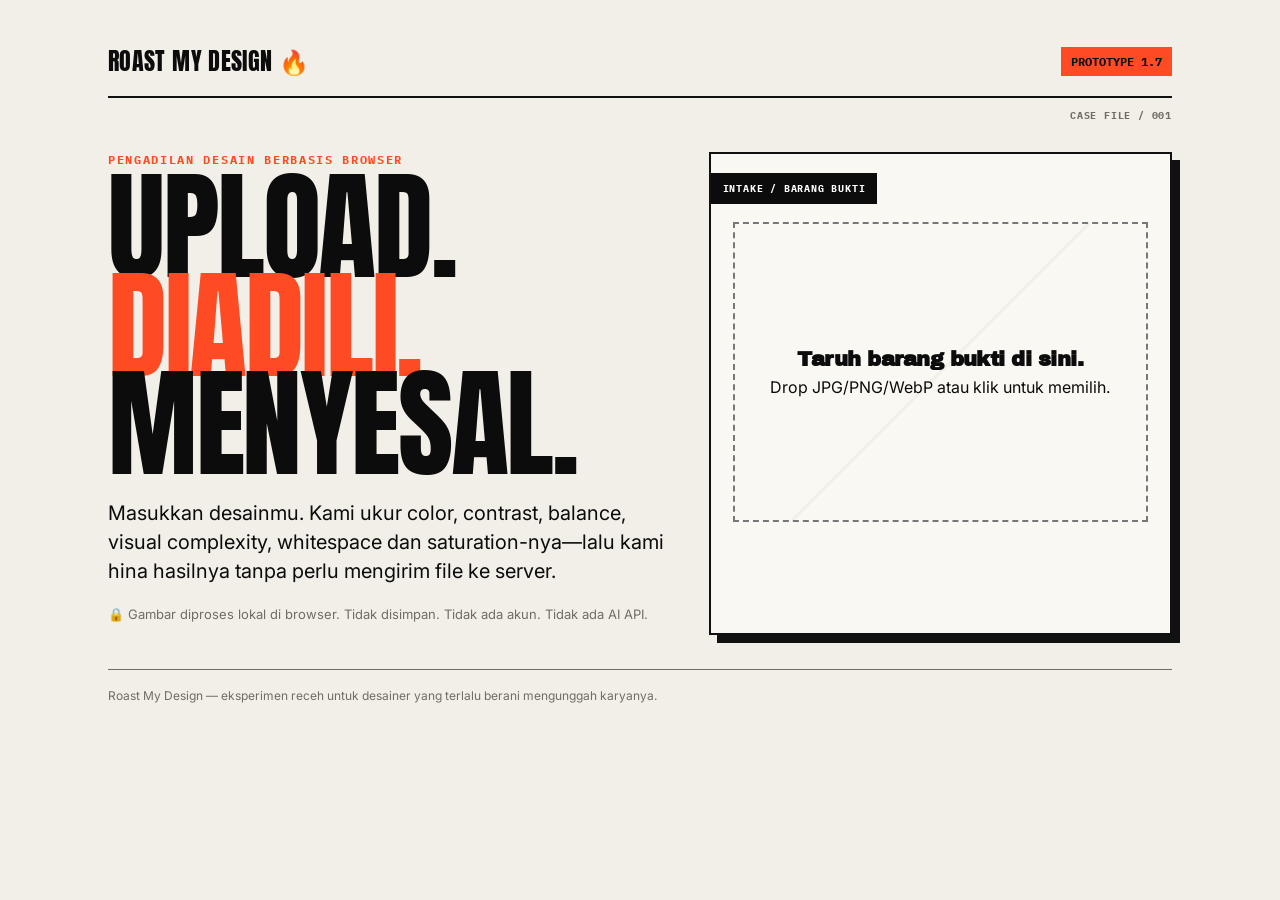
<file: index.html>
<!doctype html>
<html lang="id">
<head>
<meta charset="utf-8" />
<meta name="viewport" content="width=device-width,initial-scale=1" />
<title>Roast My Design — Prototype v1.7</title>
<link rel="preconnect" href="https://fonts.googleapis.com">
<link rel="preconnect" href="https://fonts.gstatic.com" crossorigin>
<link href="https://fonts.googleapis.com/css2?family=Anton&family=Archivo+Black&family=IBM+Plex+Mono:wght@500;600;700&family=Inter:wght@400;600;700;800;900&display=swap" rel="stylesheet">
<style>
:root{--bg:#f2efe8;--ink:#0c0c0c;--muted:#716d65;--line:#111;--hot:#ff4b23;--panel:#faf8f3;--display:'Anton','Arial Narrow',sans-serif;--headline:'Archivo Black','Arial Black',sans-serif;--mono:'IBM Plex Mono','SFMono-Regular',Consolas,monospace;--sans:'Inter',ui-sans-serif,system-ui,sans-serif}
*{box-sizing:border-box} body{margin:0;background:var(--bg);color:var(--ink);font-family:var(--sans)}
button,input,select{font:inherit} button{color:var(--ink);-webkit-text-fill-color:currentColor;-webkit-appearance:none;appearance:none;border-radius:0} button:disabled{opacity:.55} .chip.active{color:#fff;-webkit-text-fill-color:#fff} .wrap{max-width:1120px;margin:auto;padding:28px}.top{display:flex;justify-content:space-between;align-items:center;border-bottom:2px solid var(--line);padding-bottom:14px}.brand{font-family:var(--display);font-size:24px;letter-spacing:.015em;text-transform:uppercase}.badge{font:700 12px var(--mono);border:1px solid;padding:5px 8px}
.hero{display:grid;grid-template-columns:1.1fr .9fr;gap:34px;padding:54px 0 34px}.kicker{font:700 12px var(--mono);text-transform:uppercase;letter-spacing:.14em;color:var(--hot)}h1{font-family:var(--display);font-weight:400;font-size:clamp(58px,9.4vw,122px);line-height:.82;letter-spacing:-.02em;margin:10px 0 26px;max-width:850px;text-transform:uppercase}h1 span{color:var(--hot)}.lead{font-size:20px;line-height:1.45;max-width:590px}.privacy{color:var(--muted);font-size:13px;margin-top:14px}
.card{background:var(--panel);border:2px solid var(--line);box-shadow:8px 8px 0 var(--line);padding:22px}.textInput{width:100%;border:1.5px solid var(--line);background:#fff;padding:12px 13px;font:600 14px var(--mono);outline:none}.textInput:focus{box-shadow:0 0 0 3px var(--hot)}.fieldHint{font:600 10px/1.4 var(--mono);color:var(--muted);margin-top:6px}.categoryGrid{display:grid;grid-template-columns:1fr 1fr;gap:8px}.categoryGrid .chip{text-align:left;min-height:48px}.categoryInfo{margin-top:10px;padding:12px;border:1.5px solid var(--line);background:#ebe7de}.categoryInfo b{display:block;font:700 12px var(--mono);margin-bottom:5px}.categoryInfo span{font:600 11px/1.45 var(--mono);color:var(--muted)}.drop{min-height:300px;border:2px dashed #777;display:flex;align-items:center;justify-content:center;text-align:center;padding:24px;cursor:pointer;position:relative;overflow:hidden}.drop.drag{background:#fff}.drop img{max-width:100%;max-height:360px;display:none}.drop.has-image{border-style:solid;background:#fff}.drop:focus{outline:3px solid var(--hot);outline-offset:3px}.drop .hint strong{display:block;font-family:var(--headline);font-size:21px;letter-spacing:-.025em;margin-bottom:7px}.controls{display:none;margin-top:18px}.label{font-family:var(--headline);font-size:14px;letter-spacing:-.01em;margin:18px 0 8px}.chips{display:flex;gap:8px;flex-wrap:wrap}.confidenceReaction{display:none;margin-top:10px;border-left:4px solid var(--hot);padding:9px 11px;background:#ebe7de;font:700 12px/1.45 var(--mono);color:var(--ink)}.confidenceReaction.show{display:block}.chip{background:transparent;border:1.5px solid var(--line);padding:10px 13px;cursor:pointer}.chip.active{background:var(--ink);color:white}.cta{width:100%;margin-top:22px;background:var(--hot);border:2px solid var(--line);padding:15px 18px;font-family:var(--headline);font-weight:400;letter-spacing:-.02em;cursor:pointer;box-shadow:4px 4px 0 var(--line)}.cta:active{transform:translate(2px,2px);box-shadow:2px 2px 0 var(--line)}
#loading,#results{display:none}.loadingBox{border-top:2px solid;padding:42px 0}.loadingTitle{font-family:var(--headline);font-size:42px;letter-spacing:-.035em}.steps{font:700 14px var(--mono);line-height:2;color:var(--muted)}.steps .on{color:var(--ink)}
.results{border-top:2px solid;padding-top:36px}.resultGrid{display:grid;grid-template-columns:.9fr 1.1fr;gap:30px}.evidence img{width:100%;display:block;border:2px solid}.scorebox{border:2px solid;padding:25px;background:var(--panel)}.scorelabel{font:700 12px var(--mono);letter-spacing:.15em}.score{display:flex;align-items:flex-end;gap:10px;font-family:var(--display);font-size:116px;line-height:.82;font-weight:400;letter-spacing:-.02em;margin:16px 0 20px}.score small{font-family:var(--headline);font-size:22px;line-height:1;letter-spacing:-.025em;font-weight:400;margin-bottom:8px;white-space:nowrap}.severity{display:inline-block;background:var(--hot);padding:7px 10px;border:1.5px solid;font-family:var(--headline);font-weight:400;letter-spacing:-.02em}.primaryCharge{margin-top:12px;padding-top:11px;border-top:1px solid #aaa;font:700 11px var(--mono);letter-spacing:.04em;color:var(--muted)}.primaryCharge strong{color:var(--ink)}.designProfile{margin-top:10px;padding:10px 12px;border:1.5px solid var(--line);background:#ebe7de}.designProfile b{display:block;font:700 10px var(--mono);color:var(--muted);letter-spacing:.08em;margin-bottom:3px}.designProfile strong{display:block;font-family:var(--headline);font-size:19px;letter-spacing:-.025em}.designProfile span{display:block;font:600 10px/1.35 var(--mono);color:var(--muted);margin-top:3px}.caseAssessment{margin-top:10px;border-top:1px solid #aaa;padding-top:10px;display:grid;gap:6px}.caseAssessment div{display:grid;grid-template-columns:118px 1fr;gap:8px;font:700 10px/1.35 var(--mono)}.caseAssessment b{color:var(--muted);letter-spacing:.05em}.caseAssessment span{color:var(--ink)}.dnaTags{display:flex!important;flex-wrap:wrap;gap:5px!important}.dnaTags i{font-style:normal;border:1px solid #aaa;padding:3px 5px;background:var(--panel)}.scoreHelp{margin:14px 0 0;font:700 12px var(--mono);line-height:1.5;color:var(--muted)}.scoreHelp strong{color:var(--ink)}.verdict{font-family:var(--sans);font-size:25px;font-weight:600;letter-spacing:-.025em;line-height:1.18;margin:22px 0 0;max-width:42ch}
.forensics{margin-top:14px;border:1.5px solid var(--line);background:#ebe7de;padding:14px 16px}.forensics summary{cursor:pointer;list-style:none}.forensics summary::-webkit-details-marker{display:none}.forensics[open] .forensicGrid{margin-top:10px}.forensicsHead{display:flex;justify-content:space-between;gap:14px;align-items:baseline;margin-bottom:10px}.forensicsHead strong{font:700 12px var(--mono);letter-spacing:.08em}.forensicsHead span{font:600 10px var(--mono);color:var(--muted)}.forensicGrid{display:grid;grid-template-columns:repeat(5,1fr);gap:6px}.forensicCell{border:1px solid #aaa;background:var(--panel);padding:9px}.forensicCell b{display:block;font:700 10px var(--mono);color:var(--muted);margin-bottom:4px}.forensicCell span{font:700 15px var(--mono)}.forensicCell small{display:block;font:600 9px var(--mono);color:var(--muted);margin-top:3px;line-height:1.25}.ratingGuide{margin-top:26px;border:2px solid var(--line);background:var(--panel);padding:18px}.ratingGuide h3{margin:0 0 8px;font-size:14px;letter-spacing:.08em}.ratingGuide p{margin:0 0 13px;color:var(--muted);font-size:13px;line-height:1.45}.ratingScale{display:grid;grid-template-columns:repeat(5,1fr);gap:6px}.ratingScale span{border:1px solid var(--line);padding:8px;font:700 11px var(--mono);line-height:1.25}.metrics{margin-top:26px;border-top:2px solid}.metric{display:grid;grid-template-columns:170px 1fr;gap:18px;padding:22px 0;border-bottom:1px solid #aaa}.metric h3{margin:0;font-family:var(--headline);font-size:18px;letter-spacing:-.02em}.bar{height:12px;border:1.5px solid;margin:5px 0 10px}.fill{height:100%;background:var(--ink)}.roast{font-size:18px;line-height:1.4;margin:0}.num{font:700 12px var(--mono);color:var(--muted)}.actions{display:flex;gap:10px;flex-wrap:wrap;margin:28px 0 60px}.secondary{border:2px solid;background:transparent;padding:13px 17px;font-family:var(--headline);font-weight:400;cursor:pointer;color:var(--ink);-webkit-text-fill-color:var(--ink)}.appeal{border:0;background:transparent;text-decoration:underline;cursor:pointer;color:var(--muted);-webkit-text-fill-color:var(--muted)}
footer{border-top:1px solid;padding:18px 0;color:var(--muted);font-size:12px}.modal{position:fixed;inset:0;background:#111c;display:none;align-items:center;justify-content:center;padding:20px}.modalIn{background:var(--bg);border:2px solid;max-width:520px;padding:28px;box-shadow:8px 8px 0 var(--hot)}.modalIn h2{font-family:var(--headline);font-size:42px;line-height:.95;margin:0 0 16px;letter-spacing:-.04em}
@media(max-width:780px){.hero,.resultGrid{grid-template-columns:1fr}.categoryGrid{grid-template-columns:1fr}.ratingScale{grid-template-columns:1fr 1fr}.forensicGrid{grid-template-columns:1fr 1fr}.hero{padding-top:35px}.metric{grid-template-columns:1fr}.score{font-size:90px}.wrap{padding:18px}}

/* v1.4 — interface visual system: forensic editorial, not generic form UI */
.top{position:relative;padding:15px 0 17px}.top:after{content:"CASE FILE / 001";position:absolute;right:0;bottom:-26px;font:700 10px var(--mono);letter-spacing:.08em;color:var(--muted)}
.badge{background:var(--hot);border:0;padding:7px 10px;color:var(--ink)}
.card{position:relative}.card:before{content:"INTAKE / BARANG BUKTI";display:inline-block;margin:-22px 0 18px -22px;padding:9px 12px;background:var(--ink);color:#fff;font:700 10px var(--mono);letter-spacing:.08em}
.drop{background:linear-gradient(135deg,transparent 0 49.6%,rgba(12,12,12,.035) 49.8% 50.2%,transparent 50.4% 100%);transition:.15s ease}.drop:hover{background-color:#fff}.drop.has-image{background:#fff}.drop.has-image:after{content:"EVIDENCE LOADED";position:absolute;right:12px;bottom:12px;background:var(--hot);padding:5px 7px;font:700 9px var(--mono);letter-spacing:.06em}
.label{display:flex;align-items:center;gap:8px}.label:before{content:"";width:18px;height:3px;background:var(--hot);display:block;flex:none}
.categoryInfo{position:relative;padding-left:18px}.categoryInfo:before{content:"";position:absolute;left:0;top:0;bottom:0;width:5px;background:var(--hot)}
.results>.kicker{display:inline-block;background:var(--hot);color:var(--ink);padding:7px 9px;letter-spacing:.08em;margin-bottom:14px}
.evidence{position:relative;border:2px solid var(--line);background:var(--panel);padding:10px}.evidence:before{content:"BARANG BUKTI";position:absolute;left:18px;top:18px;z-index:2;background:var(--ink);color:#fff;padding:7px 9px;font:700 10px var(--mono);letter-spacing:.06em}.evidence img{border:0;min-height:100%;object-fit:contain;background:#fff}
.scorebox{box-shadow:7px 7px 0 var(--ink);position:relative}.scorebox:after{content:"VISUAL CRIME REPORT";position:absolute;right:16px;top:15px;font:700 9px var(--mono);letter-spacing:.08em;color:var(--muted)}
.scorelabel{padding-top:18px}.severity{margin-top:2px}
.primaryCharge{border-top:2px solid var(--line)}
.designProfile{border-width:2px}.caseAssessment{border-top:2px solid var(--line)}
.ratingGuide{box-shadow:5px 5px 0 var(--ink)}
.metric{position:relative}.metric:before{content:"CHARGE";position:absolute;right:0;top:22px;font:700 9px var(--mono);letter-spacing:.08em;color:var(--muted)}
.actions{border-top:2px solid var(--line);padding-top:22px}.actions .cta{box-shadow:4px 4px 0 var(--ink)}


/* v1.5.1 — export behavior + share-card verdict fix */
.exportTools{display:flex;gap:10px;flex-wrap:wrap;align-items:center}.exportTools .secondary{background:var(--panel)}
.toast{position:fixed;left:50%;bottom:24px;transform:translate(-50%,20px);background:var(--ink);color:#fff;border:2px solid var(--hot);padding:11px 14px;font:700 11px var(--mono);letter-spacing:.03em;opacity:0;pointer-events:none;transition:.18s ease;z-index:30;max-width:min(92vw,560px);text-align:center}.toast.show{opacity:1;transform:translate(-50%,0)}
@media(max-width:780px){
 body{overflow-x:hidden}.wrap{padding:14px}.top{padding-top:8px}.brand{font-size:20px}.badge{font-size:10px}.top:after{bottom:-22px;font-size:8px}
 .hero{padding:40px 0 28px;gap:24px}.hero h1{font-size:clamp(58px,22vw,88px);margin-bottom:20px}.lead{font-size:17px}.privacy{line-height:1.45}
 .card{padding:16px;box-shadow:4px 4px 0 var(--line)}.card:before{margin:-16px 0 14px -16px}.drop{min-height:220px;padding:16px}.drop img{max-height:300px}
 .categoryGrid{grid-template-columns:1fr 1fr}.categoryGrid .chip{min-height:52px;padding:9px;font-size:13px}.chip{min-height:44px}.textInput{min-height:46px}
 .loadingTitle{font-size:32px}.results{padding-top:26px}.resultGrid{gap:16px}.evidence{padding:7px}.scorebox{padding:18px;box-shadow:4px 4px 0 var(--ink)}.scorebox:after{display:none}.scorelabel{padding-top:0}.score{font-size:82px;margin:13px 0 17px}.score small{font-size:18px}.severity{font-size:14px}
 .caseAssessment div{grid-template-columns:1fr;gap:3px}.designProfile strong{font-size:17px}.scoreHelp{font-size:11px}.verdict{font-size:21px;line-height:1.28;max-width:none}
 .ratingGuide{padding:14px;box-shadow:3px 3px 0 var(--ink)}.ratingScale{grid-template-columns:1fr 1fr}.forensics{padding:12px}.forensicsHead{align-items:flex-start;flex-direction:column;gap:3px}.forensicGrid{grid-template-columns:1fr 1fr}
 .metric{padding:18px 0;gap:10px}.metric:before{top:18px}.metric h3{font-size:17px}.roast{font-size:16px}.actions{display:grid;grid-template-columns:1fr 1fr;gap:9px;padding-top:18px;margin-bottom:42px}.actions .cta{grid-column:1/-1;width:100%!important}.actions .secondary{width:100%;min-height:48px;padding:11px 10px;font-size:13px}.actions .appeal{grid-column:1/-1;min-height:44px}.exportTools{display:contents}
}
@media(max-width:430px){.categoryGrid{grid-template-columns:1fr}.ratingScale{grid-template-columns:1fr}.score{font-size:74px}.forensicGrid{grid-template-columns:1fr}.actions{grid-template-columns:1fr}.actions .cta,.actions .appeal{grid-column:1}.hero h1{font-size:60px}}

/* v1.5.2 — mobile control normalization + adaptive sharing */
button,.chip,.cta,.secondary{color:var(--ink);-webkit-text-fill-color:var(--ink)}
.chip.active{color:#fff;-webkit-text-fill-color:#fff}
.cta,.badge{color:var(--ink);-webkit-text-fill-color:var(--ink)}
@media(max-width:780px){.actions .cta,.actions .secondary{font-size:12px;letter-spacing:-.01em}.confidenceReaction{font-size:11px}}


/* v1.7 — internal debug / QA mode */
.debugPanel{display:none;margin:22px 0;border:2px solid var(--line);background:#111;color:#f7f4ed;padding:16px;box-shadow:6px 6px 0 var(--hot)}
.debugPanel.show{display:block}.debugPanel h3{margin:0 0 10px;font-family:var(--headline);font-size:18px}.debugPanel p,.debugPanel a{font:600 11px/1.5 var(--mono)}
.debugPanel a{color:#fff;text-decoration:underline}.debugGrid{display:grid;grid-template-columns:1fr 1fr;gap:10px;margin-top:12px}.debugCard{border:1px solid #777;padding:10px;background:#181818;min-width:0}.debugCard b{display:block;color:var(--hot);font:700 10px var(--mono);margin-bottom:6px;letter-spacing:.06em}.debugCard pre{margin:0;white-space:pre-wrap;word-break:break-word;font:500 10px/1.45 var(--mono);color:#f7f4ed}.debugPicks{margin-top:10px}.debugPicks table{width:100%;border-collapse:collapse;font:500 10px/1.4 var(--mono)}.debugPicks th,.debugPicks td{border:1px solid #555;padding:6px;text-align:left;vertical-align:top}.debugPicks th{color:var(--hot)}
@media(max-width:780px){.debugGrid{grid-template-columns:1fr}.debugPicks{overflow:auto}}
</style>
</head>
<body>
<div class="wrap">
<header class="top"><div class="brand">ROAST MY DESIGN 🔥</div><div class="badge">PROTOTYPE 1.7</div></header>
<section id="main" class="hero">
<div><div class="kicker">Pengadilan desain berbasis browser</div><h1>Upload.<br><span>Diadili.</span><br>Menyesal.</h1><p class="lead">Masukkan desainmu. Kami ukur color, contrast, balance, visual complexity, whitespace dan saturation-nya—lalu kami hina hasilnya tanpa perlu mengirim file ke server.</p><p class="privacy">🔒 Gambar diproses lokal di browser. Tidak disimpan. Tidak ada akun. Tidak ada AI API.</p></div>
<div class="card">
<input id="file" type="file" accept="image/png,image/jpeg,image/webp" hidden><div class="drop" id="drop" role="button" tabindex="0" aria-label="Pilih gambar desain"><div class="hint" id="hint"><strong>Taruh barang bukti di sini.</strong><span>Drop JPG/PNG/WebP atau klik untuk memilih.</span></div><img id="preview" alt="Preview desain"></div>
<div class="controls" id="controls">
<div class="label">Nama desainer <span style="font:600 10px var(--mono);color:var(--muted)">(opsional)</span></div>
<input class="textInput" id="designerName" maxlength="28" placeholder="Siapa yang mau dipermalukan?">
<div class="fieldHint">Nama hanya dipakai di report/share card. Kosongkan kalau ingin anonim.</div>
<div class="label">Ini apaan?</div>
<div class="chips categoryGrid" data-group="type">
<button class="chip active" data-v="identity">Visual Identity</button><button class="chip" data-v="marketing">Marketing & Ads</button>
<button class="chip" data-v="social">Social Media</button><button class="chip" data-v="editorial">Editorial & Publication</button>
<button class="chip" data-v="packaging">Packaging</button><button class="chip" data-v="digital">UI / Digital Product</button>
<button class="chip" data-v="illustration">Illustration</button><button class="chip" data-v="typography">Typography</button>
<button class="chip" data-v="information">Information Design</button><button class="chip" data-v="presentation">Presentation</button>
<button class="chip" data-v="environmental">Environmental / Spatial</button><button class="chip" data-v="other">Lainnya / Entahlah</button>
</div>
<div class="categoryInfo" id="categoryInfo"></div>
<div class="label">Seberapa pede?</div><div class="chips" data-group="confidence"><button class="chip" data-v="bangga">Bangga dong</button><button class="chip active" data-v="lumayan">Lumayan lah</button><button class="chip" data-v="ragu">Agak ragu</button><button class="chip" data-v="klien">Klien yang nyuruh</button></div><div class="confidenceReaction" id="confidenceReaction" aria-live="polite"></div><button class="cta" id="judge">🔥 HAKIMI SAYA</button></div>
</div></section>
<section id="loading" class="loadingBox"><div class="loadingTitle">Menganalisis barang bukti…</div><div class="steps" id="steps"></div></section>
<section id="results" class="results"><div class="kicker">Laporan forensik visual</div><div class="resultGrid"><div class="evidence"><img id="resultImg" alt="Barang bukti"></div><div class="scorebox"><div class="scorelabel">DESIGN CRIME SCORE</div><div class="score"><span id="overall">00</span><small>/100</small></div><div class="severity" id="severity">KASUS BERAT</div><div class="primaryCharge" id="primaryCharge"></div><div class="designProfile" id="designProfile"></div><div class="caseAssessment" id="caseAssessment"></div><div class="scoreHelp"><strong>↑ SEMAKIN TINGGI = SEMAKIN BERMASALAH.</strong><br>Ini crime score, bukan nilai kualitas. 100 bukan A+. Itu surat panggilan.</div><p class="verdict" id="verdict"></p></div></div><div class="ratingGuide"><h3>CARA BACA SKOR</h3><p>Overall score bersifat linear: makin besar, makin berat dakwaannya. Metric di bawah menunjukkan intensitas karakter visual; khusus <b>CONTRAST</b> dan <b>SATURATION LEVEL</b>, terlalu rendah maupun terlalu tinggi sama-sama bisa kena roast.</p><div class="ratingScale"><span>0–30<br>AMAN / MEMBOSANKAN</span><span>31–55<br>MULAI MENCURIGAKAN</span><span>56–78<br>PERLU PENGACARA</span><span>79–88<br>KASUS BERAT</span><span>89–100<br>TKP DISEGEL</span></div></div><details class="forensics" id="forensics"><summary class="forensicsHead"><strong>DATA FORENSIK ENGINE</strong><span>buka kalau mau mengintip cara hakim bekerja</span></summary><div class="forensicGrid" id="forensicGrid"></div></details><section class="debugPanel" id="debugPanel"><h3>DEBUG / QA MODE</h3><p>Mode internal. Buka URL dengan <b>?debug=1</b>. <a href="./editor.html">BUKA ROAST LIBRARY EDITOR →</a></p><div class="debugGrid" id="debugGrid"></div><div class="debugPicks" id="debugPicks"></div></section><div class="metrics" id="metrics"></div><div class="actions"><button class="cta" style="width:auto;margin:0" id="share">DOWNLOAD SHARE CARD</button><div class="exportTools"><button class="secondary" id="storyShare">DOWNLOAD STORY 9:16</button><button class="secondary" id="copyCaption">COPY CAPTION</button></div><button class="secondary" id="again">ROAST LAGI</button><button class="appeal" id="appeal">Saya tidak terima hasilnya</button></div></section>
<footer>Roast My Design — eksperimen receh untuk desainer yang terlalu berani mengunggah karyanya.</footer>
</div>
<div class="modal" id="modal"><div class="modalIn"><div class="kicker">Banding</div><h2>Keberatan ditolak.</h2><p>Desain tidak otomatis membaik hanya karena desainernya tersinggung. Kami sudah cek. Ego juga bukan metric desain.</p><button class="cta" id="closeModal">YA UDAH 😭</button></div></div>
<div class="toast" id="toast" role="status" aria-live="polite"></div><canvas id="work" hidden></canvas><canvas id="shareCanvas" width="1080" height="1350" hidden></canvas><canvas id="storyCanvas" width="1080" height="1920" hidden></canvas>
<script src="./roast-library.js"></script>
<script>
const $=s=>document.querySelector(s), $$=s=>[...document.querySelectorAll(s)];
let state={type:'identity',confidence:'lumayan',designer:'',dataUrl:null,metrics:null};
const DEBUG_MODE=new URLSearchParams(location.search).get('debug')==='1';
let debugPickLog=[];
const clamp=(v,min=0,max=100)=>Math.max(min,Math.min(max,v));
const esc=s=>String(s).replace(/[&<>"']/g,ch=>({'&':'&amp;','<':'&lt;','>':'&gt;','"':'&quot;',"'":'&#39;'}[ch]));
const drop=$('#drop'),file=$('#file'),preview=$('#preview');
function openPicker(){file.value='';file.click()}
drop.addEventListener('click',openPicker);
drop.addEventListener('keydown',e=>{if(e.key==='Enter'||e.key===' '){e.preventDefault();openPicker()}});
drop.addEventListener('dragover',e=>{e.preventDefault();e.stopPropagation();drop.classList.add('drag')});
drop.addEventListener('dragleave',e=>{e.preventDefault();drop.classList.remove('drag')});
drop.addEventListener('drop',e=>{e.preventDefault();e.stopPropagation();drop.classList.remove('drag');const f=e.dataTransfer&&e.dataTransfer.files?e.dataTransfer.files[0]:null;loadFile(f)});
file.addEventListener('change',()=>loadFile(file.files&&file.files[0]));
function loadFile(f){
 if(!f)return;
 if(f.size>25*1024*1024){alert('File terlalu besar untuk prototype ini. Maksimal 25 MB supaya browser tidak ikut di-roast.');return}
 if(!/^image\/(png|jpeg|webp)$/i.test(f.type)){alert('Format belum didukung. Pakai JPG, PNG, atau WebP ya.');return}
 const r=new FileReader();
 r.onerror=()=>alert('File-nya gagal dibaca. Coba gambar lain.');
 r.onload=()=>{
   const test=new Image();
   test.onload=()=>{state.dataUrl=r.result;preview.src=r.result;preview.style.display='block';$('#hint').style.display='none';$('#controls').style.display='block';drop.classList.add('has-image')};
   test.onerror=()=>alert('Gambar gagal dibuka. Coba export ulang sebagai JPG/PNG/WebP.');
   test.src=r.result;
 };
 r.readAsDataURL(f);
}
const categories={
 identity:{label:'VISUAL IDENTITY',examples:'Logo • Logotype • Brand Mark • Monogram • Business Card • Stationery • Brand Guidelines • Brand System'},
 marketing:{label:'MARKETING & ADS',examples:'Poster • Flyer • Brochure • Banner • Billboard • Campaign Visual • Promo Graphic'},
 social:{label:'SOCIAL MEDIA',examples:'Instagram Post • Story • Carousel • Thumbnail • YouTube Cover • Social Campaign'},
 editorial:{label:'EDITORIAL & PUBLICATION',examples:'Book Cover • Magazine • Newspaper • Annual Report • Catalog • Ebook • Zine'},
 packaging:{label:'PACKAGING',examples:'Box • Bottle Label • Pouch • Can • Food Packaging • Cosmetic Packaging • Product Label'},
 digital:{label:'UI / DIGITAL PRODUCT',examples:'Website • Landing Page • Mobile App • Dashboard • SaaS • Interface • Web App'},
 illustration:{label:'ILLUSTRATION',examples:'Editorial Illustration • Character • Mascot • Vector Art • Digital Painting • Sticker • Artwork'},
 typography:{label:'TYPOGRAPHY',examples:'Type Specimen • Lettering • Poster Typography • Experimental Type • Font Presentation • Logotype'},
 information:{label:'INFORMATION DESIGN',examples:'Infographic • Data Visualization • Diagram • Map • Chart • Report Graphic'},
 presentation:{label:'PRESENTATION',examples:'Pitch Deck • Company Profile • Proposal • Slide Presentation • Portfolio'},
 environmental:{label:'ENVIRONMENTAL / SPATIAL',examples:'Signage • Wayfinding • Exhibition • Event Graphic • Retail Graphic • Interior Branding'},
 other:{label:'LAINNYA / ENTAHLAH',examples:'Kalau kamu sendiri bingung ini kategori apa, kami tetap bisa menemukan masalahnya.'}
};
// ============================================================
// COPY LAYER
// Semua kalimat roast editable ada di ./roast-library.js
// Judgment engine di file HTML ini tidak perlu disentuh untuk menambah hinaan.
// ============================================================
const COPY=window.ROAST_LIBRARY||{};
if(!window.ROAST_LIBRARY)console.error('roast-library.js tidak ditemukan. Pastikan file berada satu folder dengan HTML.');
const confidenceImmediate=COPY.confidenceImmediate||{};
const roastLib=COPY.metrics||{};
const verdictLib=COPY.verdicts||{low:['Berkas roasting belum dimuat.'],mid:['Berkas roasting belum dimuat.'],high:['Berkas roasting belum dimuat.']};
const typeRoasts=COPY.categories||{};
const confidenceRoasts=COPY.confidenceFinal||{};
const nameJabsLibrary=COPY.nameJabs||[];

function updateCategoryInfo(){const c=categories[state.type]||categories.other;const el=$('#categoryInfo');if(el)el.innerHTML=`<b>${c.label}</b><span>${c.examples}</span>`}

function showConfidenceReaction(v){const el=$('#confidenceReaction');if(!el)return;el.textContent=pick(confidenceImmediate[v]||[], 'immediate-'+v);el.classList.add('show')}
$$('.chips').forEach(g=>g.onclick=e=>{if(!e.target.classList.contains('chip'))return;g.querySelectorAll('.chip').forEach(x=>x.classList.remove('active'));e.target.classList.add('active');state[g.dataset.group]=e.target.dataset.v;if(g.dataset.group==='confidence')showConfidenceReaction(state.confidence);if(g.dataset.group==='type')updateCategoryInfo()});updateCategoryInfo();$('#designerName').addEventListener('input',e=>state.designer=e.target.value.trim().slice(0,28));
$('#judge').onclick=async()=>{if(!state.dataUrl)return;$('#main').style.display='none';$('#loading').style.display='block';const lines=['✓ Menghitung kerusuhan warna','✓ Memeriksa apakah contrast masih hidup','✓ Mencari pihak yang kerja rodi di layout','✓ Mengukur visual complexity','✓ Mencari whitespace yang kabur','✓ Mengukur tekanan saturation','✓ Membandingkan symmetry kiri-kanan','✓ Mencari focal point yang kabur','✓ Memeriksa edge congestion','✓ Membaca mood terang/gelap','✓ Menyiapkan dakwaan'];$('#steps').innerHTML='';for(const l of lines){await wait(250);$('#steps').innerHTML+=`<div class="on">${l}</div>`}state.metrics=analyze(preview);await wait(350);renderResults()};
function wait(ms){return new Promise(r=>setTimeout(r,ms))}
function analyze(img){
 const c=$('#work'),ctx=c.getContext('2d',{willReadFrequently:true});
 const max=260,scale=Math.min(max/img.naturalWidth,max/img.naturalHeight,1);
 c.width=Math.max(1,Math.round(img.naturalWidth*scale));c.height=Math.max(1,Math.round(img.naturalHeight*scale));
 // Transparent pixels are empty canvas, not black ink. Composite on white so PNG logos/lettering are not falsely read as dark/complex.
 ctx.fillStyle='#fff';ctx.fillRect(0,0,c.width,c.height);ctx.drawImage(img,0,0,c.width,c.height);
 const d=ctx.getImageData(0,0,c.width,c.height).data;
 let lum=[],sat=[],bins=new Map(),left=0,right=0,top=0,bottom=0,total=0,dark=0,light=0;
 const masses=[];
 for(let y=0;y<c.height;y++){
   for(let x=0;x<c.width;x++){
     const i=(y*c.width+x)*4,r=d[i],g=d[i+1],b=d[i+2],mx=Math.max(r,g,b),mn=Math.min(r,g,b);
     const l=.2126*r+.7152*g+.0722*b,ss=mx?((mx-mn)/mx):0;
     lum.push(l);sat.push(ss); if(l<72)dark++; if(l>205)light++;
     const q=`${r>>5}-${g>>5}-${b>>5}`;bins.set(q,(bins.get(q)||0)+1);
     const mass=Math.abs(l-245)+ss*42; masses.push(mass); if(x<c.width/2)left+=mass;else right+=mass;if(y<c.height/2)top+=mass;else bottom+=mass;total+=mass;
   }
 }
 const px=c.width*c.height,mean=lum.reduce((a,b)=>a+b,0)/lum.length,variance=lum.reduce((a,b)=>a+(b-mean)**2,0)/lum.length,std=Math.sqrt(variance),avgSat=sat.reduce((a,b)=>a+b,0)/sat.length;
 // Gradient pass: horizontal + vertical transitions. This is less biased than the old diagonal-only complexity check.
 let edgeAll=0,edgeBorder=0,localDiff=0,neighborN=0;
 for(let y=0;y<c.height;y++){for(let x=0;x<c.width;x++){
   const here=lum[y*c.width+x];let gsum=0,gn=0,gmax=0;
   if(x>0){const df=Math.abs(here-lum[y*c.width+x-1]);gsum+=df;gn++;gmax=Math.max(gmax,df)}
   if(y>0){const df=Math.abs(here-lum[(y-1)*c.width+x]);gsum+=df;gn++;gmax=Math.max(gmax,df)}
   localDiff+=gsum;neighborN+=gn;
   if(gmax>36){edgeAll++;if(x<c.width*.1||x>=c.width*.9||y<c.height*.1||y>=c.height*.9)edgeBorder++;}
 }}
 const contrast=clamp(Math.round(std/72*100));
 const complexity=clamp(Math.round(edgeAll/px*285));
 // Ignore microscopic anti-alias/noise bins: only colors occupying a meaningful fraction count toward palette chaos.
 const meaningfulBins=[...bins.values()].filter(n=>n>=Math.max(2,px*.0015));
 const effectiveColors=meaningfulBins.length;
 const colorChaos=clamp(Math.round((effectiveColors/95)*58+avgSat*42));
 const hImbalance=Math.abs(left-right)/(total||1),vImbalance=Math.abs(top-bottom)/(total||1);
 const balance=clamp(Math.round(Math.hypot(hImbalance,vImbalance)*165));
 const saturation=clamp(Math.round(avgSat*115));
 const brightness=Math.round(mean/255*100),darkDominance=Math.round(dark/px*100),lightDominance=Math.round(light/px*100);
 const localContrast=clamp(Math.round((localDiff/(neighborN||1))/38*100));
 const edgeCongestion=edgeAll?clamp(Math.round((edgeBorder/edgeAll)*165)):0;
 const maxBin=Math.max(...bins.values()),colorDominance=Math.round(maxBin/px*100);
 // Mirror similarity: 100 = near-symmetrical luminance distribution.
 let mirrorDiff=0,mirrorN=0;
 for(let y=0;y<c.height;y+=2){for(let x=0;x<Math.floor(c.width/2);x+=2){const a=lum[y*c.width+x],b=lum[y*c.width+(c.width-1-x)];mirrorDiff+=Math.abs(a-b);mirrorN++;}}
 const symmetry=Math.max(0,Math.min(100,Math.round(100-(mirrorDiff/(mirrorN||1))/128*100)));
 // Focal concentration: how much visual mass lives in the hottest 20% of coarse cells.
 const gx=5,gy=5,cells=[];
 for(let yy=0;yy<gy;yy++){for(let xx=0;xx<gx;xx++){let sum=0,n=0;const x0=Math.floor(xx*c.width/gx),x1=Math.floor((xx+1)*c.width/gx),y0=Math.floor(yy*c.height/gy),y1=Math.floor((yy+1)*c.height/gy);for(let y=y0;y<y1;y+=2){for(let x=x0;x<x1;x+=2){sum+=masses[y*c.width+x];n++;}}cells.push(sum/(n||1));}}
 const sorted=[...cells].sort((a,b)=>b-a),focalConcentration=Math.min(100,Math.round((sorted.slice(0,5).reduce((a,b)=>a+b,0)/(cells.reduce((a,b)=>a+b,0)||1))*220));
 // Spatial density spread: high means some zones are much denser than others.
 const cmean=cells.reduce((a,b)=>a+b,0)/cells.length,cstd=Math.sqrt(cells.reduce((a,b)=>a+(b-cmean)**2,0)/cells.length),densitySpread=Math.min(100,Math.round(cstd/(cmean||1)*115));
 // Approximate whitespace as visually quiet blocks, regardless of whether background is white.
 const bs=Math.max(6,Math.round(Math.min(c.width,c.height)/18));let quiet=0,blocks=0;
 for(let by=0;by<c.height;by+=bs){for(let bx=0;bx<c.width;bx+=bs){let vals=[],ssv=[];for(let yy=by;yy<Math.min(by+bs,c.height);yy+=2){for(let xx=bx;xx<Math.min(bx+bs,c.width);xx+=2){let i=(yy*c.width+xx)*4,r=d[i],g=d[i+1],b=d[i+2],mx=Math.max(r,g,b),mn=Math.min(r,g,b);vals.push(.2126*r+.7152*g+.0722*b);ssv.push(mx?((mx-mn)/mx):0)}}let av=vals.reduce((a,b)=>a+b,0)/(vals.length||1),vv=vals.reduce((a,b)=>a+(b-av)**2,0)/(vals.length||1),sv=Math.sqrt(vv);let sr=Math.max(...ssv)-Math.min(...ssv);if(sv<11&&sr<.16)quiet++;blocks++;}}
 const whitespacePct=quiet/(blocks||1)*100,whitespaceCrime=Math.max(0,Math.min(100,Math.round(100-whitespacePct*1.15)));
 const contrastPenalty=clamp(Math.round(Math.abs(contrast-60)*1.65)),satPenalty=clamp(Math.round(Math.abs(saturation-48)*1.25));
 const partial={colorChaos,contrast,balance,complexity,whitespaceCrime,saturation,whitespacePct:Math.round(whitespacePct),contrastPenalty,satPenalty,brightness,darkDominance,lightDominance,symmetry,focalConcentration,edgeCongestion,localContrast,colorDominance,densitySpread};
 const rawWeights={identity:[.16,.14,.18,.13,.24,.15],marketing:[.20,.15,.16,.21,.18,.10],social:[.21,.15,.14,.21,.18,.11],editorial:[.14,.16,.13,.19,.29,.09],packaging:[.22,.12,.14,.20,.18,.14],digital:[.12,.22,.14,.16,.29,.07],illustration:[.18,.10,.10,.22,.25,.15],typography:[.15,.18,.13,.19,.27,.08],information:[.13,.22,.12,.19,.27,.07],presentation:[.12,.21,.13,.18,.29,.07],environmental:[.17,.18,.16,.18,.22,.09],other:[.19,.14,.17,.21,.19,.10]}[state.type]||[.19,.14,.17,.21,.19,.10];
 // Defensive normalization prevents a category from accidentally getting a lower/higher score just because its weights do not total 1.
 const wsum=rawWeights.reduce((a,b)=>a+b,0)||1,weights=rawWeights.map(v=>v/wsum);
 const risks=contextualRiskValues(partial);
 let overall=Math.round(risks.colorChaos*weights[0]+risks.contrast*weights[1]+risks.balance*weights[2]+risks.complexity*weights[3]+risks.whitespaceCrime*weights[4]+risks.saturation*weights[5]);
 // Hidden heuristics may nudge a verdict, never dominate it.
 let hiddenPenalty=0;if(edgeCongestion>72)hiddenPenalty+=3;if(focalConcentration<32&&complexity>55)hiddenPenalty+=3;if(localContrast<22&&complexity>45)hiddenPenalty+=2;if(state.type==='identity'&&complexity>70)hiddenPenalty+=4;if(state.type==='digital'&&edgeCongestion>62)hiddenPenalty+=3;if(state.type==='information'&&localContrast<28)hiddenPenalty+=3;if(state.type==='presentation'&&whitespaceCrime>72)hiddenPenalty+=3;if(state.type==='illustration')hiddenPenalty=Math.max(0,hiddenPenalty-2);
 const adj={identity:1,marketing:0,social:1,editorial:0,packaging:1,digital:1,illustration:0,typography:1,information:1,presentation:1,environmental:1,other:3}[state.type]||0;overall=clamp(overall+adj+hiddenPenalty);
 return {...partial,overall}
}




function hashStr(s){let h=2166136261;for(let i=0;i<s.length;i++){h^=s.charCodeAt(i);h=Math.imul(h,16777619)}return h>>>0}
let usedRoastTags=new Set();
function resetRoastMemory(){usedRoastTags=new Set();debugPickLog=[]}
function roastEntryText(entry,replacements={}){
  let text=typeof entry==='string'?entry:(entry&&entry.text)||'';
  for(const [k,v] of Object.entries(replacements))text=text.replaceAll(`{${k}}`,v);
  return text;
}
function desiredIntensity(){
  const score=state.metrics?.overall;
  if(score==null)return 5;
  return score<31?3:score<56?4:5;
}
function pick(arr,salt='',opts={}){
  if(!Array.isArray(arr)||!arr.length)return '';
  let pool=arr.filter(Boolean);
  const cap=opts.ignoreIntensity?5:desiredIntensity();
  const intensityOK=pool.filter(x=>typeof x==='string'||!x.intensity||x.intensity<=cap);
  if(intensityOK.length)pool=intensityOK;
  if(!opts.allowRepeatTags){
    const fresh=pool.filter(x=>typeof x==='string'||!(x.tags||[]).some(t=>usedRoastTags.has(t)));
    if(fresh.length)pool=fresh;
  }
  const seed=hashStr((state.dataUrl||'').slice(-500)+state.type+state.confidence+salt);
  const entry=pool[seed%pool.length];
  if(entry&&typeof entry==='object'&&Array.isArray(entry.tags))entry.tags.forEach(t=>usedRoastTags.add(t));
  const text=roastEntryText(entry,opts.replacements||{});
  if(DEBUG_MODE){debugPickLog.push({salt,text,intensity:(entry&&typeof entry==='object'&&entry.intensity)||null,tags:(entry&&typeof entry==='object'&&entry.tags)||[],poolSize:pool.length,seed});}
  return text;
}
function roast(k,v){const bucket=roastLib[k].find(x=>v<x.max)||roastLib[k][roastLib[k].length-1];return pick(bucket.lines,k+Math.round(v))}
const metricMeta={
 colorChaos:{name:'COLOR CHAOS',short:'COLOR CHAOS'},
 contrast:{name:'CONTRAST',short:'CONTRAST'},
 balance:{name:'BALANCE DEVIATION',short:'BALANCE DEV.'},
 complexity:{name:'VISUAL COMPLEXITY',short:'VISUAL COMPLEXITY'},
 whitespaceCrime:{name:'WHITESPACE CRIME',short:'WHITESPACE'},
 saturation:{name:'SATURATION LEVEL',short:'SATURATION'}
};
function contextualRiskValues(m){
 const base={
  colorChaos:m.colorChaos,
  contrast:m.contrastPenalty ?? clamp(Math.round(Math.abs(m.contrast-60)*1.65)),
  balance:m.balance,
  complexity:m.complexity,
  whitespaceCrime:m.whitespaceCrime,
  saturation:m.satPenalty ?? clamp(Math.round(Math.abs(m.saturation-48)*1.25))
 };
 if(state.type==='illustration'){
   const structureRisk=Math.max(0,(55-m.focalConcentration)*1.25)+Math.max(0,(m.edgeCongestion-52)*1.05)+Math.max(0,(m.densitySpread-72)*.55);
   base.complexity=clamp(Math.round(m.complexity*.28+structureRisk));
   base.whitespaceCrime=Math.round(base.whitespaceCrime*.52);
   base.colorChaos=Math.round(base.colorChaos*.72);
   base.contrast=Math.round(base.contrast*.65);
 }
 if(state.type==='typography'){
   const monoLettering=m.colorChaos<18&&m.saturation<18&&m.contrast>75;
   base.contrast=Math.round(base.contrast*(monoLettering?.12:.72));
   base.complexity=Math.round(base.complexity*.72);
   base.balance=clamp(Math.round(base.balance*1.18));
   base.whitespaceCrime=clamp(Math.round(base.whitespaceCrime*1.05));
 }
 if(state.type==='identity')base.complexity=clamp(Math.round(base.complexity*1.18));
 if(state.type==='digital')base.whitespaceCrime=clamp(Math.round(base.whitespaceCrime*1.10));
 if(state.type==='information')base.contrast=clamp(Math.round(base.contrast*1.08));
 return base;
}
function offenseScores(m){
 const base=contextualRiskValues(m);
 return base;
}
function derivedCharges(m){
 const d={};
 // Hidden signals can become charges when they explain the design better than a raw metric.
 const focalRisk=Math.max(0,Math.round((50-m.focalConcentration)*1.7));
 const edgeRisk=Math.max(0,Math.round((m.edgeCongestion-48)*1.7));
 const densityRisk=Math.max(0,Math.round((m.densitySpread-62)*1.35));
 const valueRisk=Math.max(0,Math.round((26-m.localContrast)*1.55));
 if(focalRisk>0)d.focal={name:'FOCAL HIERARCHY',short:'FOCAL HIERARCHY',pressure:Math.min(100,focalRisk)};
 if(edgeRisk>0)d.edge={name:'EDGE CONGESTION',short:'EDGE CONGESTION',pressure:Math.min(100,edgeRisk)};
 if(densityRisk>0)d.density={name:'SPATIAL DENSITY',short:'SPATIAL DENSITY',pressure:Math.min(100,densityRisk)};
 if(valueRisk>0)d.value={name:'LOCAL CONTRAST',short:'LOCAL CONTRAST',pressure:Math.min(100,valueRisk)};
 return d;
}
function primaryCharge(m){return rankedCharges(m).primary}
function rankedCharges(m){
 const scores=offenseScores(m), candidates=[];
 for(const [key,pressure] of Object.entries(scores)) candidates.push({key,name:metricMeta[key].name,short:metricMeta[key].short,pressure});
 for(const [key,v] of Object.entries(derivedCharges(m))) candidates.push({key,...v});
 if(state.type==='illustration')candidates.forEach(c=>{if(['focal','edge','density'].includes(c.key))c.pressure=Math.min(100,Math.round(c.pressure*1.25));if(c.key==='complexity'&&m.focalConcentration>52)c.pressure=Math.round(c.pressure*.62)});
 if(state.type==='typography')candidates.forEach(c=>{if(['focal','edge','balance','whitespaceCrime'].includes(c.key))c.pressure=Math.min(100,Math.round(c.pressure*1.18));});
 if(state.type==='identity')candidates.forEach(c=>{if(['complexity','balance','focal'].includes(c.key))c.pressure=Math.min(100,Math.round(c.pressure*1.12));});
 if(state.type==='digital')candidates.forEach(c=>{if(['whitespaceCrime','contrast','edge','focal'].includes(c.key))c.pressure=Math.min(100,Math.round(c.pressure*1.12));});
 candidates.sort((a,b)=>b.pressure-a.pressure);
 const primary=candidates[0];
 const secondary=candidates.find(c=>c.key!==primary.key&&c.pressure>=Math.max(18,primary.pressure*.46))||candidates[1];
 return {primary,secondary,candidates};
}
function mitigatingFactor(m){
 const risks=offenseScores(m), options=[];
 const add=(pressure,name,text)=>options.push({pressure,name,text});
 if(m.focalConcentration>=58)add(Math.max(0,50-m.focalConcentration),'FOCAL CONTROL','Mata masih tahu harus mendarat di mana. Jarang-jarang ada yang waras.');
 if(m.edgeCongestion<=38)add(m.edgeCongestion,'EDGE DISCIPLINE','Elemen tidak hidup di bibir jurang artboard. Ada tanda-tanda pengasuhan.');
 if(m.localContrast>=38&&m.localContrast<=72)add(Math.abs(m.localContrast-55),'LOCAL CONTRAST','Detail cukup terbaca tanpa harus menyalakan sirene visual.');
 if(m.balance<=24)add(m.balance,'VISUAL BALANCE','Distribusi bobotnya relatif terkendali. Kami terpaksa mencatat ini sebagai hal positif.');
 if(m.whitespaceCrime<=38)add(m.whitespaceCrime,'BREATHING ROOM','Masih ada ruang bernapas. Belum semua pixel dijadikan kontrakan.');
 if(m.colorChaos<=42&&m.saturation>=20&&m.saturation<=72)add(m.colorChaos,'COLOR RESTRAINT','Paletnya masih tahu kapan harus tutup mulut.');
 if(state.type==='typography'&&m.colorChaos<18&&m.saturation<18&&m.contrast>75)add(2,'MONOCHROME INTENT','Kontras tinggi terbaca sebagai keputusan, bukan kecelakaan.');
 if(state.type==='illustration'&&m.complexity>70&&m.focalConcentration>52)add(3,'CONTROLLED DETAIL','Detailnya padat, tapi belum kehilangan komando.');
 if(!options.length){const k=Object.keys(risks).sort((a,b)=>risks[a]-risks[b])[0];return {name:metricMeta[k].short,text:'Dari semua dakwaan, bagian ini yang paling sedikit bikin kami ingin memanggil pengacara.'}}
 options.sort((a,b)=>a.pressure-b.pressure);return options[0];
}
function designDNA(m){
 const tags=[];
 tags.push(m.brightness<38?'DARK':m.brightness>68?'LIGHT':'MID-TONE');
 tags.push(m.complexity>68?'DENSE':m.complexity<32?'MINIMAL':'LAYERED');
 tags.push(m.saturation>72?'LOUD':m.saturation<22?'MUTED':'CONTROLLED COLOR');
 tags.push(m.symmetry>78?'SYMMETRIC':m.symmetry<38?'ASYMMETRIC':'BALANCED-ISH');
 return tags;
}
function designProfile(m){
 const pc=primaryCharge(m),profiles=[];
 // Category-aware profiles get first refusal; generic archetypes only fill the gap.
 if(state.type==='illustration'&&m.complexity>76&&m.focalConcentration>52&&m.edgeCongestion<68)profiles.push(['THE CONTROLLED MENACE™','Ramai, liar, tapi setidaknya masih tahu siapa bosnya.']);
 if(state.type==='typography'&&m.colorChaos<18&&m.saturation<18&&m.contrast>78)profiles.push(['THE MONOCHROME DRAMA™','Cuma hitam-putih, tapi tetap berhasil bikin suasana tegang.']);
 if(state.type==='identity'&&m.complexity>64)profiles.push(['THE BRAND OVEREXPLAINER™','Satu identitas, tujuh ide, nol kemampuan memilih.']);
 if(state.type==='digital'&&m.whitespaceCrime>68)profiles.push(['THE UI LANDLORD™','Setiap pixel disewakan. Tidak ada ruang publik.']);
 if(state.type==='marketing'&&m.focalConcentration<36)profiles.push(['THE CAMPAIGN SHOUTER™','Semua elemen teriak. CTA-nya tetap tidak kedengaran.']);
 if(state.type==='social'&&m.focalConcentration<38)profiles.push(['THE SCROLL DONOR™','Memberi user alasan gratis untuk lanjut scroll.']);
 if(state.type==='editorial'&&m.whitespaceCrime>66)profiles.push(['THE MARGIN EVICTOR™','Margin diusir demi memberi tempat pada satu paragraf lagi.']);
 if(state.type==='packaging'&&m.colorDominance>70)profiles.push(['THE SHELF DICTATOR™','Satu warna menguasai rak dan menolak koalisi.']);
 if(state.type==='information'&&m.complexity>62&&m.focalConcentration<42)profiles.push(['THE DATA MAZE™','Datanya ada. Jalan keluarnya belum ditemukan.']);
 if(state.type==='presentation'&&m.whitespaceCrime>60)profiles.push(['THE SLIDE HOARDER™','Semua isi rapat dipaksa tinggal di satu slide.']);
 if(state.type==='environmental'&&m.contrast<38)profiles.push(['THE WAYFINDING WHISPER™','Petunjuk arah yang berharap orang punya indra keenam.']);
 if(state.type==='other'&&m.complexity>58)profiles.push(['THE UNREGISTERED OBJECT™','Kategori tidak jelas. Kekacauan terdaftar dengan baik.']);
 if(!profiles.length&&m.colorChaos>72&&m.saturation>72)profiles.push(['THE RGB TERRORIST™','Semua warna punya mikrofon. Tidak ada moderator.']);
 if(!profiles.length&&m.complexity>76&&m.whitespaceCrime>72)profiles.push(['THE PIXEL HOARDER™','Tidak ada ruang kosong yang dibiarkan hidup.']);
 if(!profiles.length&&m.symmetry>88&&m.complexity<42)profiles.push(['THE CENTER-ALIGN CULTIST™','Semua harus rapi. Termasuk keberanian.']);
 if(!profiles.length&&m.colorChaos<28&&m.complexity<34&&m.whitespaceCrime<48)profiles.push(['THE CORPORATE COWARD™','Tidak salah. Tidak menarik juga.']);
 if(!profiles.length&&m.focalConcentration<34&&m.complexity>58)profiles.push(['THE DEMOCRATIC CHAOS™','Semua elemen mendapat hak bicara yang sama. Kesalahan fatal.']);
 if(!profiles.length&&m.edgeCongestion>70)profiles.push(['THE BORDER CLINGER™','Elemen-elemen hidup terlalu dekat dengan jurang artboard.']);
 if(!profiles.length){if(pc.pressure<35)profiles.push(['THE SAFE BET™','Sangat aman. Sampai risiko kreatif ikut pulang duluan.']);else profiles.push(['THE USUAL SUSPECT™','Tidak cukup ekstrem untuk terkenal. Cukup mencurigakan untuk diperiksa.']);}
 return {name:profiles[0][0],desc:profiles[0][1]};
}
function contextualMetricRoast(k,m){
 if(state.type==='illustration'&&k==='complexity'&&m.complexity>72){
   if(m.focalConcentration>52&&m.edgeCongestion<62)return 'Detailnya brutal, tapi masih terorganisir. Sayang kami datang untuk mencari perkara, bukan memberi medali.';
   if(m.focalConcentration<36)return 'Detail banyak itu sah. Masalahnya, semuanya minta jadi focal point pada waktu yang sama.';
 }
 if(state.type==='illustration'&&k==='whitespaceCrime'&&m.complexity>70&&m.focalConcentration>52)return 'Ruangnya padat, tapi untuk ilustrasi itu belum otomatis dosa. Kami cek apakah kepadatannya masih punya komando.';
 if(state.type==='typography'){
   const mono=m.colorChaos<18&&m.saturation<18&&m.contrast>75;
   if(k==='contrast'&&mono)return 'Contrast 100 pada lettering hitam-putih bukan kriminalitas. Tenang. Kami sedang memeriksa komposisinya.';
   if(k==='saturation'&&mono)return 'Saturation nol bukan masalah kalau memang monokrom. Untuk sekali ini, slider warna tidak bersalah.';
   if(k==='complexity'&&m.complexity>70&&m.focalConcentration>50)return 'Bentuk huruf boleh kompleks. Pertanyaannya bukan seberapa ramai, tapi apakah matanya masih tahu harus mendarat di mana.';
 }
 return roast(k,m[k]);
}
function comboRoast(m){
 const cases=[];
 const controlledIllustration=state.type==='illustration'&&m.focalConcentration>52&&m.edgeCongestion<62;
 const monoTypography=state.type==='typography'&&m.colorChaos<18&&m.saturation<18&&m.contrast>75;
 if(m.complexity>70&&m.whitespaceCrime>70&&!controlledIllustration)cases.push('Semua area sudah penuh, tapi tidak satu pun tahu kapan harus diam.');
 if(m.contrast>86&&m.saturation>72)cases.push('Desain ini tidak menarik perhatian. Ia melakukan penggerebekan.');
 if(m.colorChaos<30&&m.complexity<30)cases.push('Minimalis itu pilihan. Kelihatan belum selesai juga pilihan, sayangnya.');
 if(m.balance<14&&m.complexity<38)cases.push('Komposisinya begitu tertib sampai kreativitas harus isi buku tamu dulu.');
 if(m.balance>68&&m.complexity>64)cases.push('Komposisinya miring sambil berisik. Mata user langsung dapat shift malam.');
 if(m.contrast<28&&m.complexity>60)cases.push('Ramai sekali, tapi focal point-nya cosplay jadi background.');
 if(m.whitespaceCrime>84)cases.push('Whitespace tidak kurang. Ia sudah keluar grup tanpa pamit.');
 if(m.saturation>82&&m.colorChaos>58)cases.push('Warna-warnanya tidak punya hierarchy. Mereka punya pengeras suara.');
 if(m.saturation<18&&m.colorChaos<35&&!monoTypography)cases.push('Paletnya begitu murung sampai moodboard minta terapi.');
 // Analysis Engine 2.0 hidden-signal roasts.
 if(m.edgeCongestion>72)cases.push('Elemen-elemenmu nempel ke tepi artboard seperti penumpang KRL jam pulang kerja.');
 if(m.focalConcentration<32&&m.complexity>52)cases.push('Banyak yang terjadi, tapi tidak ada satu pun yang cukup penting untuk jadi focal point. Demokratis sekali. Salah tempat.');
 if(m.focalConcentration>78&&m.contrast>78)cases.push('Focal point-nya bukan fokus. Itu tersangka utama yang disorot lampu interogasi.');
 if(m.symmetry>88&&m.complexity<38)cases.push('Simetrisnya begitu taat sampai satu pixel keluar barisan mungkin langsung kena SP1.');
 if(m.symmetry<30&&m.balance>55)cases.push('Asymmetry-nya bukan ekspresif. Ini layout habis disenggol meja sebelah.');
 if(m.darkDominance>70&&m.saturation<30)cases.push('Gelap, kusam, dan serius. Desain ini seperti punya cicilan dan sudah jatuh tempo.');
 if(m.lightDominance>78&&m.colorChaos<28)cases.push('Putihnya luas sekali. Minimalisme atau kamu lupa lanjut kerja? Berkas masih terbuka.');
 if(m.localContrast<22&&m.complexity>48)cases.push('Detail banyak, local contrast minim. Mata user disuruh lembur tanpa uang makan.');
 if(m.colorDominance>72&&m.saturation>60)cases.push('Satu warna menguasai hampir seluruh wilayah. Ini palette atau rezim satu partai?');
 if(m.densitySpread>78&&m.whitespaceCrime>58)cases.push('Sebagian layout sesak napas, sebagian lagi kos-kosan kosong. Zoning-nya punya masalah sosial.');
 // Category-specific contextual charges.
 if(state.type==='identity'&&m.complexity>62)cases.push('Visual identity ini membawa terlalu banyak koper untuk perjalanan yang seharusnya cuma butuh satu tanda pengenal.');
 if(state.type==='identity'&&m.colorChaos>62)cases.push('Brand palette-nya bukan sistem. Ini reuni warna tanpa panitia.');
 if(state.type==='marketing'&&m.focalConcentration<38)cases.push('Iklan tanpa focal point itu seperti sales datang lalu lupa produk apa yang dijual.');
 if(state.type==='social'&&m.contrast<34)cases.push('Di feed, kontras selembut ini bukan subtle. Ini minta dilewati.');
 if(state.type==='editorial'&&m.whitespaceCrime>72)cases.push('Editorial layout-nya begitu padat sampai margin minta perlindungan saksi.');
 if(state.type==='packaging'&&m.colorDominance>75)cases.push('Shelf presence-nya kuat. Seperti orang yang datang ke pesta pakai pengeras suara.');
 if(state.type==='digital'&&m.whitespaceCrime>70)cases.push('UI sesesak ini bikin user merasa setiap klik dikenai biaya parkir.');
 if(state.type==='digital'&&m.contrast<32)cases.push('Accessibility melihat kontras ini lalu memilih tidak ikut rapat.');
 if(state.type==='illustration'&&m.focalConcentration<30&&m.complexity>60)cases.push('Ilustrasinya punya banyak cerita. Sayangnya semuanya bicara di mikrofon yang sama.');
 if(state.type==='illustration'&&m.complexity>80&&m.focalConcentration>55&&m.edgeCongestion<58)cases.push('Detailnya brutal, tapi masih punya komando. Untuk ukuran kerusuhan visual, ini cukup terorganisir.');
 if(state.type==='illustration'&&m.edgeCongestion>68)cases.push('Ilustrasinya tidak kekurangan ide. Yang kekurangan cuma jarak aman dari tepi frame.');
 if(state.type==='typography'&&m.complexity>72)cases.push('Hurufnya mungkin display, tapi layout-nya ikut tampil tanpa diundang.');
 if(state.type==='typography'&&m.colorChaos<18&&m.saturation<18&&m.contrast>78)cases.push('Hitam-putih dengan contrast tinggi itu normal untuk lettering. Jadi santai, kali ini dakwaannya bukan itu. Kami cari dosa lain.');
 if(state.type==='typography'&&m.focalConcentration<38)cases.push('Lettering-nya punya gaya, tapi pusat gravitasinya belum tanda tangan kontrak.');
 if(state.type==='typography'&&m.whitespaceCrime>68)cases.push('Hurufnya butuh panggung. Kamu kasih dia kos-kosan petak.');
 if(state.type==='information'&&m.localContrast<30)cases.push('Informasi ada di sana. Menemukannya sekarang jadi side quest.');
 if(state.type==='presentation'&&m.whitespaceCrime>68)cases.push('Slide ini tidak presentasi. Ia menumpahkan seluruh notulen rapat sekaligus.');
 if(state.type==='environmental'&&m.contrast<38)cases.push('Dari jarak nyata, signage ini berubah jadi rumor.');
 if(!cases.length)return '';
 return pick(cases,'combo-v2');
}
function overallVerdict(m){
 let group=m.overall>78?'high':m.overall>55?'mid':'low';
 let base=pick(verdictLib[group],'verdict');
 const combo=comboRoast(m),seed=hashStr((state.dataUrl||'')+state.type+state.confidence);
 if(combo) base+=' '+combo;
 else if(seed%2===0&&typeRoasts[state.type]) base+=' '+pick(typeRoasts[state.type],'type');
 // Confidence is a deliberate user input: always acknowledge it in the final verdict.
 base+=' '+pick(confidenceRoasts[state.confidence]||confidenceRoasts.lumayan,'confidence-final');
 const nm=(state.designer||'').trim();if(nm&&nameJabsLibrary.length&&hashStr((state.dataUrl||'')+'name-jab')%3===0)base+=' '+pick(nameJabsLibrary,'name-final',{replacements:{name:nm}})
 return base
}
function shareVerdictText(){
 // Share card must carry the same verdict as the app. Layout fitting happens on canvas;
 // never silently shorten the insult before rendering.
 return String($('#verdict').textContent||'').replace(/[“”]/g,'').trim();
}
function renderDebugPanel(m){
 if(!DEBUG_MODE)return;
 const panel=$('#debugPanel');if(!panel)return;panel.classList.add('show');
 const risk=contextualRiskValues(m),ranked=rankedCharges(m),mit=mitigatingFactor(m),profile=designProfile(m),dna=designDNA(m);
 const compactMetrics={overall:m.overall,colorChaos:m.colorChaos,contrast:m.contrast,balance:m.balance,complexity:m.complexity,whitespaceCrime:m.whitespaceCrime,saturation:m.saturation,brightness:m.brightness,symmetry:m.symmetry,focalConcentration:m.focalConcentration,edgeCongestion:m.edgeCongestion,localContrast:m.localContrast,colorDominance:m.colorDominance,densitySpread:m.densitySpread};
 const escPre=o=>esc(JSON.stringify(o,null,2));
 $('#debugGrid').innerHTML=`<div class="debugCard"><b>STATE</b><pre>${escPre({type:state.type,confidence:state.confidence,designer:state.designer||'ANONIM',reportId:reportId()})}</pre></div><div class="debugCard"><b>RAW METRICS</b><pre>${escPre(compactMetrics)}</pre></div><div class="debugCard"><b>CONTEXTUAL RISK</b><pre>${escPre(risk)}</pre></div><div class="debugCard"><b>CHARGE RANKING</b><pre>${escPre(ranked.candidates.slice(0,8))}</pre></div><div class="debugCard"><b>PROFILE + DNA</b><pre>${escPre({profile,mitigating:mit,dna})}</pre></div><div class="debugCard"><b>USED TAGS</b><pre>${escPre([...usedRoastTags])}</pre></div>`;
 const rows=debugPickLog.map((r,i)=>`<tr><td>${i+1}</td><td>${esc(r.salt||'-')}</td><td>${esc(r.text)}</td><td>${r.intensity??'-'}</td><td>${esc((r.tags||[]).join(', '))}</td><td>${r.poolSize}</td></tr>`).join('');
 $('#debugPicks').innerHTML=`<table><thead><tr><th>#</th><th>SALT / RULE</th><th>TEKS TERPILIH</th><th>INT.</th><th>TAGS</th><th>POOL</th></tr></thead><tbody>${rows}</tbody></table>`;
}
function renderResults(){resetRoastMemory();let m=state.metrics;$('#loading').style.display='none';$('#results').style.display='block';$('#resultImg').src=state.dataUrl;$('#overall').textContent=m.overall;$('#severity').textContent=m.overall>=89?'☠️ TKP DISEGEL':m.overall>=79?'🚨 KASUS BERAT':m.overall>=56?'⚠️ PERLU PENGACARA':m.overall>=31?'🧐 MULAI MENCURIGAKAN':'😴 TERLALU AMAN UNTUK DIPIDANA';const ranked=rankedCharges(m),pc=ranked.primary,sc=ranked.secondary,mit=mitigatingFactor(m),profile=designProfile(m),dna=designDNA(m);$('#primaryCharge').innerHTML=`TERDAKWA · <strong>${esc((state.designer||'ANONIM').toUpperCase())}</strong><br>CASE TYPE · <strong>${(categories[state.type]||categories.other).label}</strong><br>DAKWAAN UTAMA · <strong>${pc.name}</strong> · PRESSURE ${pc.pressure}/100`;$('#designProfile').innerHTML=`<b>DESIGN PROFILE</b><strong>${profile.name}</strong><span>${profile.desc}</span>`;$('#caseAssessment').innerHTML=`<div><b>SECONDARY CHARGE</b><span>${sc.name} · PRESSURE ${sc.pressure}/100</span></div><div><b>MITIGATING FACTOR</b><span>${mit.name} — ${mit.text}</span></div><div><b>DESIGN DNA</b><span class="dnaTags">${dna.map(t=>`<i>${t}</i>`).join('')}</span></div>`;$('#verdict').textContent='“'+overallVerdict(m)+'”';const names={colorChaos:'COLOR CHAOS',contrast:'CONTRAST',balance:'BALANCE DEVIATION',complexity:'VISUAL COMPLEXITY',whitespaceCrime:'WHITESPACE CRIME',saturation:'SATURATION LEVEL'};const hints={colorChaos:'↑ makin tinggi = palet makin ramai',contrast:'sweet spot kira-kira 45–75',balance:'↑ makin tinggi = makin berat sebelah',complexity:'↑ makin tinggi = makin padat/detail',whitespaceCrime:'↑ makin tinggi = whitespace makin langka',saturation:'terlalu rendah/tinggi sama-sama mencurigakan'};$('#metrics').innerHTML=Object.keys(names).map(k=>`<div class="metric"><div><h3>${names[k]}</h3><div class="num">${m[k]}/100 · ${hints[k]}</div></div><div><div class="bar"><div class="fill" style="width:${m[k]}%"></div></div><p class="roast">“${contextualMetricRoast(k,m)}”</p></div></div>`).join('');
 const mood=m.darkDominance>55?'DARK DOMINANT':m.lightDominance>65?'LIGHT DOMINANT':'MIXED VALUE';
 const sym=m.symmetry>76?'HIGHLY SYMMETRIC':m.symmetry<38?'ASYMMETRIC':'MODERATE';
 const focal=m.focalConcentration>70?'LOCKED':m.focalConcentration<36?'SCATTERED':'DISTRIBUTED';
 const edge=m.edgeCongestion>65?'CONGESTED':m.edgeCongestion<30?'CLEAN':'ACTIVE';
 const local=m.localContrast>68?'HARD':m.localContrast<28?'SOFT':'MODERATE';
 $('#forensicGrid').innerHTML=`<div class="forensicCell"><b>VALUE MOOD</b><span>${m.brightness}</span><small>${mood}</small></div><div class="forensicCell"><b>SYMMETRY</b><span>${m.symmetry}</span><small>${sym}</small></div><div class="forensicCell"><b>FOCAL</b><span>${m.focalConcentration}</span><small>${focal}</small></div><div class="forensicCell"><b>EDGE</b><span>${m.edgeCongestion}</span><small>${edge}</small></div><div class="forensicCell"><b>LOCAL CONTRAST</b><span>${m.localContrast}</span><small>${local}</small></div>`;
 renderDebugPanel(m);
 scrollTo({top:0,behavior:'smooth'})}
$('#appeal').onclick=()=>$('#modal').style.display='flex';$('#closeModal').onclick=()=>$('#modal').style.display='none';$('#again').onclick=()=>location.reload();
async function ensureShareFonts(){
  if(!document.fonts) return;
  try{
    await Promise.all([
      document.fonts.load('120px "Anton"'),
      document.fonts.load('48px "Archivo Black"'),
      document.fonts.load('20px "IBM Plex Mono"'),
      document.fonts.load('18px "Inter"')
    ]);
    await document.fonts.ready;
  }catch(e){}
}
function drawDownLeftMark(ctx,cx,cy,size,ink){
  ctx.save();
  ctx.strokeStyle=ink;ctx.lineWidth=Math.max(10,size*.16);ctx.lineCap='square';ctx.lineJoin='miter';
  const a=size*.28,b=size*.27;
  ctx.beginPath();ctx.moveTo(cx+a,cy-a);ctx.lineTo(cx-b,cy+b);ctx.stroke();
  ctx.beginPath();ctx.moveTo(cx-b,cy+b);ctx.lineTo(cx-b,cy-b*.10);ctx.moveTo(cx-b,cy+b);ctx.lineTo(cx+b*.10,cy+b);ctx.stroke();
  ctx.restore();
}
function shareFitText(ctx,text,maxW,start,min,family,weight='400'){
  let size=start;
  do{ctx.font=`${weight} ${size}px ${family}`;if(ctx.measureText(text).width<=maxW)break;size-=2}while(size>min);
  return size;
}
function canvasWrapLines(ctx,text,maxW){
  const words=String(text).trim().split(/\s+/);const lines=[];let line='';
  for(const word of words){
    const test=line?line+' '+word:word;
    if(line&&ctx.measureText(test).width>maxW){lines.push(line);line=word}else line=test;
  }
  if(line)lines.push(line);return lines;
}
function fitWrappedText(ctx,text,maxW,maxH,start,min,family,weight='400',maxLines=4){
  for(let size=start;size>=min;size-=1){
    ctx.font=`${weight} ${size}px ${family}`;
    const lines=canvasWrapLines(ctx,text,maxW);
    const lineH=Math.round(size*1.08);
    if(lines.length<=maxLines && lines.length*lineH<=maxH)return {size,lineH,lines};
  }
  ctx.font=`${weight} ${min}px ${family}`;
  const lines=canvasWrapLines(ctx,text,maxW);
  return {size:min,lineH:Math.round(min*1.05),lines};
}
function drawMetricNumber(ctx,val,x,y,maxX,display,mono,ink){
  ctx.fillStyle=ink;ctx.font=`400 52px ${display}`;ctx.fillText(String(val),x,y);
  const w=ctx.measureText(String(val)).width;
  ctx.font=`700 15px ${mono}`;ctx.fillText('/100',Math.min(x+w+7,maxX-45),y-3);
}
async function exportShareCard(mode='feed'){
 await ensureShareFonts();
 const c=$('#shareCanvas'),x=c.getContext('2d');
 c.width=1080;c.height=1350;
 const W=1080,H=1350,ink='#0b0b0b',bg='#f3f0e9',hot='#ff4b23',soft='#dcd7ce',paper='#faf8f3',pad=38;
 const display='"Anton", Impact, sans-serif',headline='"Archivo Black", Arial Black, sans-serif',mono='"IBM Plex Mono", monospace',sans='Inter, Arial, sans-serif';
 x.clearRect(0,0,W,H);x.fillStyle=bg;x.fillRect(0,0,W,H);
 const im=new Image();
 im.onload=()=>{
   const line=(x1,y1,x2,y2,w=3,color=ink)=>{x.strokeStyle=color;x.lineWidth=w;x.beginPath();x.moveTo(x1,y1);x.lineTo(x2,y2);x.stroke()};
   const box=(bx,by,bw,bh,fill=null,stroke=ink,lw=3)=>{if(fill){x.fillStyle=fill;x.fillRect(bx,by,bw,bh)}if(stroke){x.strokeStyle=stroke;x.lineWidth=lw;x.strokeRect(bx,by,bw,bh)}};
   const severityShort=state.metrics.overall>=89?'TKP DISEGEL':state.metrics.overall>=79?'KASUS BERAT':state.metrics.overall>=56?'PERLU PENGACARA':state.metrics.overall>=31?'MULAI MENCURIGAKAN':'TERLALU AMAN UNTUK DIPUJI';
   const topNote=state.metrics.overall>=89?'BARANG BUKTI BERAT.\nJANGAN SENTUH TANPA LAWYER.':state.metrics.overall>=79?'DESAIN BERBAHAYA.\nBUKA DENGAN PENGACARA.':state.metrics.overall>=56?'MASIH BISA DIREVISI.\nSECARA TEORI.':state.metrics.overall>=31?'KELIHATAN AMAN.\nKAMI TETAP CURIGA.':'AMAN SECARA HUKUM.\nHAMBAR SECARA KREATIF.';

   // ===== HEADER — editorial brutalist, but not a clone =====
   x.fillStyle=ink;
   x.font=`400 118px ${display}`;
   x.fillText('ROAST',48,142);
   x.fillText('MY DESIGN',48,262);
   line(690,48,690,276,5);
   x.font=`700 27px ${mono}`;x.fillText('VISUAL CRIME',724,100);x.fillText(`REPORT / ${reportId()}`,724,135);
   x.font=`600 11px ${mono}`;x.fillStyle='#6d6962';x.fillText(`CASE / ${(categories[state.type]||categories.other).label}`,724,158);x.fillText(`TERDAKWA / ${esc((state.designer||'ANONIM').toUpperCase())}`,724,176);
   line(724,194,920,194,5);
   x.fillStyle=ink;x.font=`600 17px ${mono}`;topNote.split('\n').forEach((t,i)=>x.fillText(t,724,232+i*26));
   box(966,48,78,78,hot,null,0);drawDownLeftMark(x,1005,87,54,ink);
   for(let i=0;i<4;i++){x.save();x.translate(930+i*31,187);x.rotate(-.78);x.fillStyle=ink;x.fillRect(0,0,13,55);x.restore()}

   // ===== SCORE BLOCK =====
   const sx=38,sy=292,sw=530,sh=312;
   box(sx,sy,sw,sh,hot,null,0);
   x.fillStyle=ink;x.font=`700 22px ${mono}`;x.fillText('DESIGN CRIME SCORE',sx+26,sy+40);
   const score=String(state.metrics.overall);
   x.font=`400 188px ${display}`;x.fillText(score,sx+24,sy+231);
   const scoreW=x.measureText(score).width;
   x.font=`400 60px ${display}`;x.fillText('/100',Math.min(sx+24+scoreW+24,sx+sw-158),sy+214);
   line(sx+28,sy+252,sx+sw-28,sy+252,3);
   x.font=`700 18px ${mono}`;x.fillText('↑  makin tinggi = makin bermasalah',sx+30,sy+286);

   // ===== EVIDENCE =====
   const ex=580,ey=292,ew=464,eh=512;
   box(ex,ey,ew,eh,paper,ink,4);
   drawContain(x,im,ex+10,ey+10,ew-20,eh-20,paper);
   x.fillStyle=ink;x.fillRect(ex+20,ey+18,166,42);x.fillStyle='#fff';x.font=`700 18px ${mono}`;x.fillText('BARANG BUKTI',ex+34,ey+46);
   // crop/registration marks instead of decorative random strokes
   x.strokeStyle=hot;x.lineWidth=8;
   [[ex+92,ey+122,1],[ex+404,ey+298,-1]].forEach(([ax,ay,dir])=>{x.beginPath();x.moveTo(ax,ay);x.lineTo(ax+dir*28,ay+28);x.stroke();x.beginPath();x.moveTo(ax+dir*12,ay-18);x.lineTo(ax+dir*18,ay+10);x.stroke()});

   // ===== SEVERITY =====
   const sevY=616,sevH=188;box(sx,sevY,sw,sevH,null,ink,3);
   x.fillStyle=ink;
   let sevSize=shareFitText(x,severityShort,sw-44,71,39,display,'400');
   x.font=`400 ${sevSize}px ${display}`;
   wrapCanvas(x,severityShort,sx+22,sevY+70,sw-44,Math.round(sevSize*.94),2);
   const ranked=rankedCharges(state.metrics),pc=ranked.primary,sc=ranked.secondary;
   line(sx+22,sevY+132,sx+sw-22,sevY+132,2);
   const profile=designProfile(state.metrics);
   x.fillStyle='#6d6962';x.font=`700 12px ${mono}`;x.fillText('PRIMARY',sx+22,sevY+156);
   x.fillStyle=ink;x.font=`700 14px ${mono}`;x.fillText(`${pc.short} / ${pc.pressure}`,sx+112,sevY+156);
   x.fillStyle='#6d6962';x.font=`700 12px ${mono}`;x.fillText('SECONDARY',sx+22,sevY+180);
   x.fillStyle=ink;x.font=`700 14px ${mono}`;x.fillText(`${sc.short} / ${sc.pressure}`,sx+132,sevY+180);

   // ===== VERDICT =====
   // Give the verdict proper breathing room after the score/evidence row.
   const vy=852;
   // Label width follows the actual font metrics so it can never clip.
   x.font=`700 20px ${mono}`;
   const verdictLabel='PUTUSAN',labelPad=23,labelW=Math.ceil(x.measureText(verdictLabel).width)+labelPad*2;
   x.fillStyle=hot;x.fillRect(38,vy-19,labelW,43);x.fillStyle=ink;x.fillText(verdictLabel,38+labelPad,vy+10);
   line(38+labelW+16,vy+3,1044,vy+3,3);
   const verdict=shareVerdictText();
   // Fit the complete verdict inside its editorial zone. No ellipsis, no amputated insult.
   const verdictY=vy+60, verdictMaxW=1006, verdictMaxH=176;
   // Verdict is deliberately calmer than the display blocks: the insult should read, not shout over the layout.
   const fitted=fitWrappedText(x,verdict,verdictMaxW,verdictMaxH,33,18,sans,'600',6);
   x.fillStyle=ink;x.font=`600 ${fitted.size}px ${sans}`;
   let verdictCursor=verdictY;
   for(const ln of fitted.lines){x.fillText(ln,38,verdictCursor);verdictCursor+=fitted.lineH}
   const verdictBottom=verdictCursor;

   // ===== METRICS — one compact row; the verdict stays visually dominant =====
   const metricTop=1110,gapX=7,cols=6,mw=(1006-gapX*5)/6,mh=88;
   const metricKeys=['colorChaos','contrast','balance','complexity','whitespaceCrime','saturation'];
   const metricNames={colorChaos:'COLOR',contrast:'CONTRAST',balance:'BALANCE',complexity:'COMPLEX.',whitespaceCrime:'SPACE',saturation:'SATURATION'};
   metricKeys.forEach((k,i)=>{
     const bx=38+i*(mw+gapX),by=metricTop,val=state.metrics[k];
     box(bx,by,mw,mh,null,ink,2);
     x.fillStyle=ink;x.font=`700 12px ${mono}`;x.fillText(metricNames[k],bx+12,by+19);
     x.font=`400 31px ${display}`;x.fillText(String(val),bx+12,by+55);
     const vw=x.measureText(String(val)).width;x.font=`700 9px ${mono}`;x.fillText('/100',bx+12+vw+5,by+51);
     x.fillStyle=soft;x.fillRect(bx+12,by+68,mw-24,7);x.fillStyle=hot;x.fillRect(bx+12,by+68,(mw-24)*(val/100),7);
   });

   // ===== FOOTER =====
   const footY=1226;
   x.fillStyle=hot;x.fillRect(38,footY,660,76);
   x.fillStyle=ink;x.font=`400 34px ${display}`;x.fillText('DIADILI. TIDAK DIHIBUR.',60,footY+50);
   line(724,footY+7,724,footY+69,3);
   x.font=`600 13px ${mono}`;x.fillText('Diproses 100% lokal di browser',752,footY+24);x.fillText('no upload • no mercy',752,footY+45);
   x.fillStyle='#706c64';x.font=`600 10px ${mono}`;x.fillText('ROAST MY DESIGN — PROTOTYPE 1.7',752,footY+64);
   // signature rule
   line(1010,footY+64,1044,footY+64,2);

   c.toBlob(async b=>{if(!b)return;if(mode==='story'){await exportStoryFromFeed(c)}else{await shareOrDownload(b,`roast-my-design-${reportId()}-${state.metrics.overall}.png`,shareCaption())}},'image/png');
 };
 im.src=state.dataUrl;
};

function reportId(){return String((hashStr((state.dataUrl||'').slice(-2000)+state.type+(state.designer||''))%999)+1).padStart(3,'0')}
function severityText(score){return score>=89?'TKP DISEGEL':score>=79?'KASUS BERAT':score>=56?'PERLU PENGACARA':score>=31?'MULAI MENCURIGAKAN':'TERLALU AMAN UNTUK DIPUJI'}
function shareCaption(){
 const ranked=rankedCharges(state.metrics),profile=designProfile(state.metrics),name=(state.designer||'ANONIM').trim()||'ANONIM';
 const line=`${name} dijatuhi DESIGN CRIME SCORE ${state.metrics.overall}/100 — ${severityText(state.metrics.overall)}.`;
 const detail=`Design Profile: ${profile.name} · Primary charge: ${ranked.primary.name}.`;
 const verdict=shareVerdictText().replace(/\s+/g,' ').trim();
 return `ROAST MY DESIGN 🔥\n${line}\n${detail}\n“${verdict}”\n\n#RoastMyDesign #DesignCrime`;
}
let toastTimer;
function showToast(msg){const t=$('#toast');if(!t)return;t.textContent=msg;t.classList.add('show');clearTimeout(toastTimer);toastTimer=setTimeout(()=>t.classList.remove('show'),2200)}
async function copyCaption(){const text=shareCaption();try{await navigator.clipboard.writeText(text);showToast('Caption disalin. Harga diri tidak ikut tersalin.')}catch(e){const ta=document.createElement('textarea');ta.value=text;ta.style.position='fixed';ta.style.opacity='0';document.body.appendChild(ta);ta.select();document.execCommand('copy');ta.remove();showToast('Caption disalin. Silakan sebarkan barang bukti.')}}
function downloadBlob(blob,filename){const url=URL.createObjectURL(blob),a=document.createElement('a');a.href=url;a.download=filename;document.body.appendChild(a);a.click();a.remove();setTimeout(()=>URL.revokeObjectURL(url),1500)}
function prefersNativeShare(){
 // Capability first, device heuristics second. This avoids brittle UA sniffing.
 return !!(navigator.share && navigator.canShare && window.File) &&
   (navigator.maxTouchPoints>0 || (window.matchMedia && window.matchMedia('(pointer: coarse)').matches));
}
function canNativeShareFile(file){
 try{return prefersNativeShare() && navigator.canShare({files:[file]})}catch(e){return false}
}
async function shareOrDownload(blob,filename,caption){
 const file=new File([blob],filename,{type:'image/png'});
 if(canNativeShareFile(file)){
   try{
     await navigator.share({files:[file],title:'Roast My Design',text:caption});
     showToast('Barang bukti dibagikan. Harga diri tidak termasuk.');
     return;
   }catch(e){
     // User cancellation is not an error and should not trigger a surprise download.
     if(e && e.name==='AbortError')return;
   }
 }
 downloadBlob(blob,filename);
 showToast(filename.includes('story-')?'Story 9:16 diunduh. Siap bikin orang lain ikut sakit hati.':'Share card 4:5 diunduh. Barang bukti aman di perangkatmu.');
}
function syncShareUI(){
 const native=prefersNativeShare();
 const share=$('#share'),story=$('#storyShare');
 if(share)share.textContent=native?'BAGIKAN DOSA SAYA':'DOWNLOAD SHARE CARD';
 if(story)story.textContent=native?'BAGIKAN STORY 9:16':'DOWNLOAD STORY 9:16';
}
async function exportStoryFromFeed(feedCanvas){
 const c=$('#storyCanvas'),x=c.getContext('2d');c.width=1080;c.height=1920;
 const ink='#0b0b0b',bg='#f3f0e9',hot='#ff4b23',mono='"IBM Plex Mono", monospace',display='"Anton", Impact, sans-serif';
 x.fillStyle=bg;x.fillRect(0,0,c.width,c.height);
 // Top story masthead
 x.fillStyle=ink;x.font=`400 88px ${display}`;x.fillText('ROAST MY DESIGN',56,126);
 x.font=`700 20px ${mono}`;x.fillText(`VISUAL CRIME STORY / ${reportId()}`,58,172);
 x.fillStyle=hot;x.fillRect(850,58,170,114);x.fillStyle=ink;x.font=`400 68px ${display}`;x.textAlign='center';x.fillText(String(state.metrics.overall),935,143);x.textAlign='left';
 x.font=`700 15px ${mono}`;x.fillText('/100',979,142);
 // Feed report as the evidence dossier, intentionally framed.
 const margin=58,cardW=964,cardH=Math.round(cardW*1.25),cardY=226;
 x.fillStyle=ink;x.fillRect(margin-5,cardY-5,cardW+10,cardH+10);x.drawImage(feedCanvas,margin,cardY,cardW,cardH);
 // Story footer: profile and CTA are legible even when UI overlays crop edges.
 const profile=designProfile(state.metrics),ranked=rankedCharges(state.metrics);
 x.fillStyle=hot;x.fillRect(58,cardY+cardH+42,964,180);
 x.fillStyle=ink;x.font=`700 17px ${mono}`;x.fillText('DESIGN PROFILE',84,cardY+cardH+80);
 x.font=`400 48px ${display}`;const pName=profile.name.replace('™','');let fs=48;while(x.measureText(pName).width>900&&fs>28){fs-=2;x.font=`400 ${fs}px ${display}`}x.fillText(pName,84,cardY+cardH+132);
 x.font=`700 14px ${mono}`;x.fillText(`PRIMARY CHARGE / ${ranked.primary.short} / ${ranked.primary.pressure}`,84,cardY+cardH+168);
 x.fillStyle=ink;x.font=`700 16px ${mono}`;x.fillText('DIADILI. TIDAK DIHIBUR.  •  #ROASTMYDESIGN',58,1866);
 await new Promise(resolve=>c.toBlob(async blob=>{if(blob)await shareOrDownload(blob,`roast-my-design-story-${reportId()}-${state.metrics.overall}.png`,shareCaption());resolve()},'image/png'));
}
$('#share').onclick=()=>exportShareCard('feed');
$('#storyShare').onclick=()=>exportShareCard('story');
$('#copyCaption').onclick=copyCaption;
syncShareUI();
window.addEventListener('resize',syncShareUI,{passive:true});

function drawCover(ctx,img,x,y,w,h){const s=Math.max(w/img.width,h/img.height),sw=w/s,sh=h/s,sx=(img.width-sw)/2,sy=(img.height-sh)/2;ctx.save();ctx.beginPath();ctx.rect(x,y,w,h);ctx.clip();ctx.drawImage(img,sx,sy,sw,sh,x,y,w,h);ctx.restore()}
function drawContain(ctx,img,x,y,w,h,bg='#fff'){ctx.fillStyle=bg;ctx.fillRect(x,y,w,h);const s=Math.min(w/img.width,h/img.height),dw=img.width*s,dh=img.height*s,dx=x+(w-dw)/2,dy=y+(h-dh)/2;ctx.drawImage(img,dx,dy,dw,dh)}
function wrapCanvas(ctx,text,x,y,maxW,lineH,maxLines=99){const words=text.split(/\s+/);let line='',count=0;for(let i=0;i<words.length;i++){const t=line?line+' '+words[i]:words[i];if(ctx.measureText(t).width>maxW&&line){ctx.fillText(line,x,y);y+=lineH;count++;line=words[i];if(count>=maxLines-1){let rest=[line,...words.slice(i+1)].join(' ');while(ctx.measureText(rest+'…').width>maxW&&rest.length>1)rest=rest.slice(0,-1);ctx.fillText(rest+'…',x,y);return y+lineH}}else line=t}if(line){ctx.fillText(line,x,y);y+=lineH}return y}
function wrap2(ctx,text,x,y,maxW,lineH,maxLines=99){const words=text.split(/\s+/);let line='',lines=0;for(let i=0;i<words.length;i++){const test=line?line+' '+words[i]:words[i];if(ctx.measureText(test).width>maxW&&line){ctx.fillText(line,x,y);y+=lineH;lines++;line=words[i];if(lines>=maxLines-1){let rest=[line,...words.slice(i+1)].join(' ');while(ctx.measureText(rest+'…').width>maxW&&rest.length>1)rest=rest.slice(0,-1);ctx.fillText(rest+'…',x,y);return y+lineH}}else line=test}if(line){ctx.fillText(line,x,y);y+=lineH}return y}
function wrap(ctx,text,x,y,maxW,lineH){let words=text.split(' '),line='';for(const w of words){let t=line+w+' ';if(ctx.measureText(t).width>maxW){ctx.fillText(line,x,y);line=w+' ';y+=lineH}else line=t}ctx.fillText(line,x,y)}
</script>
</body></html>
</file>
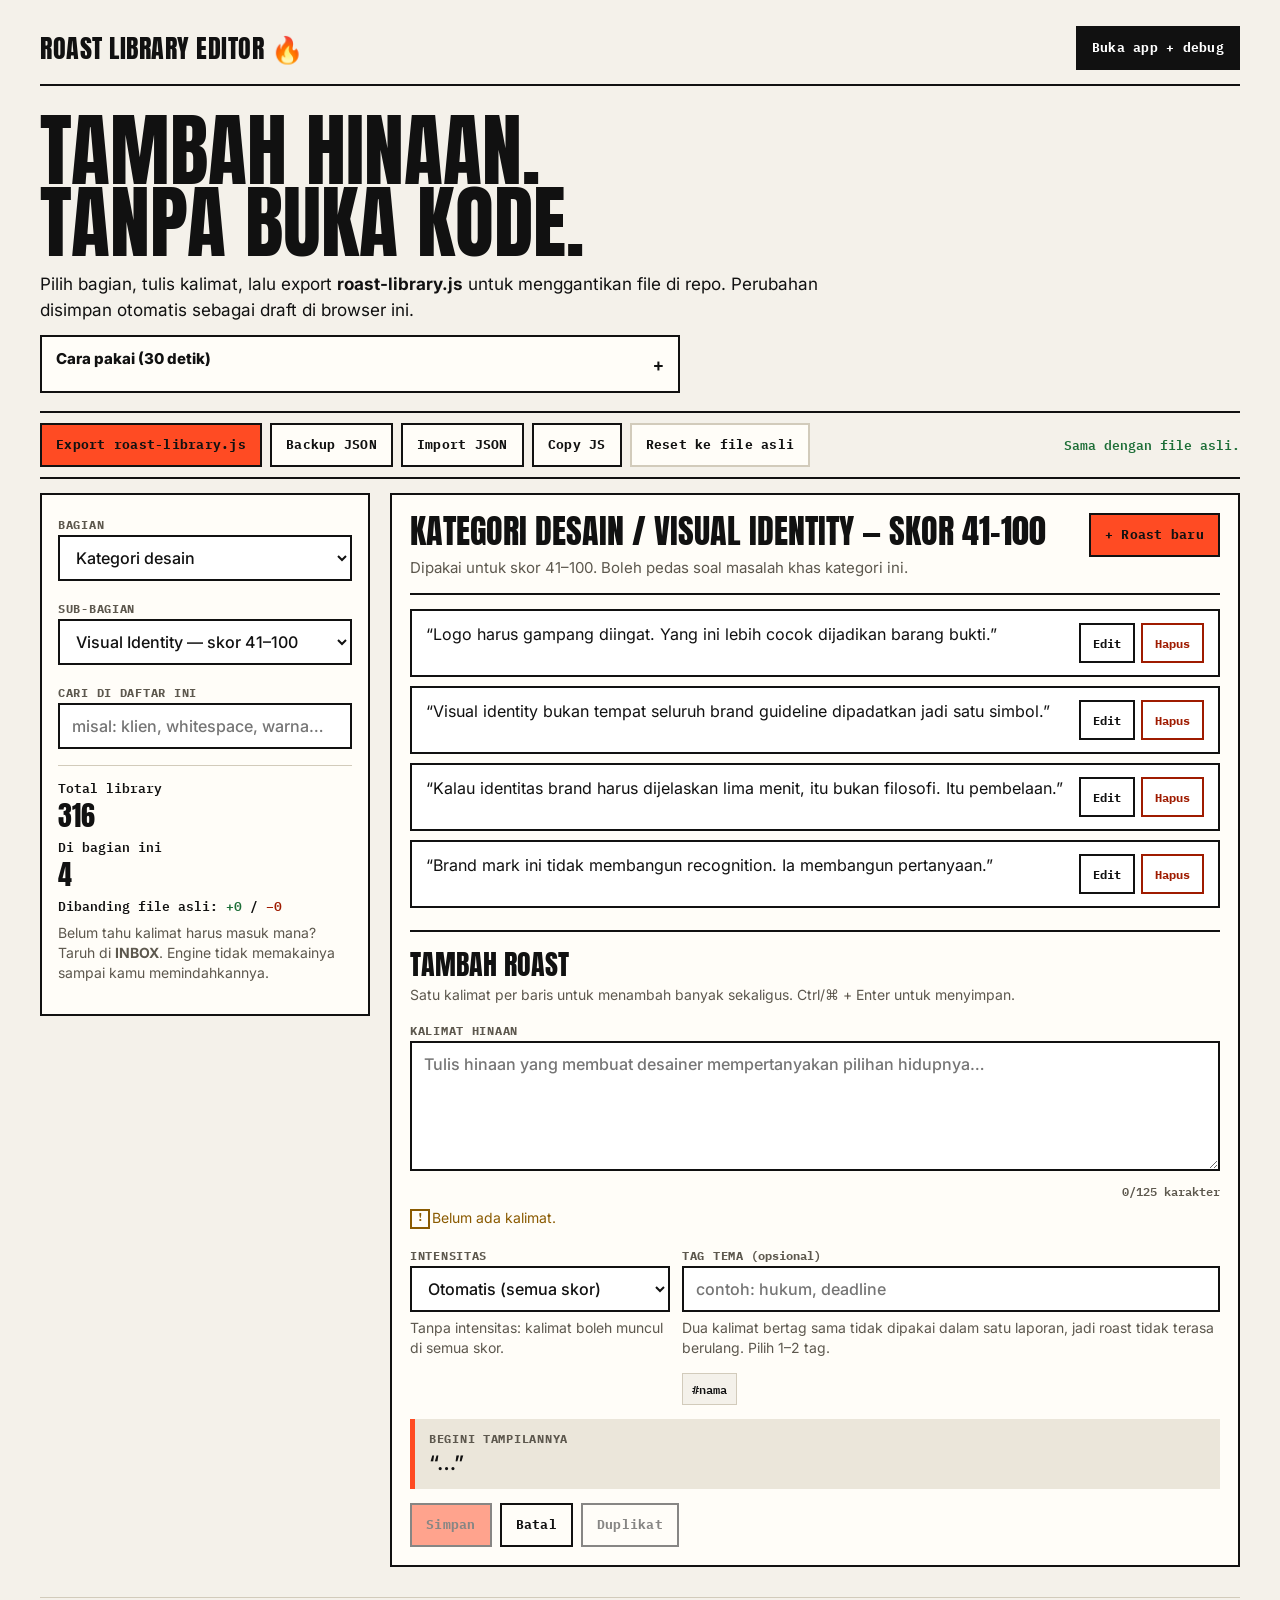
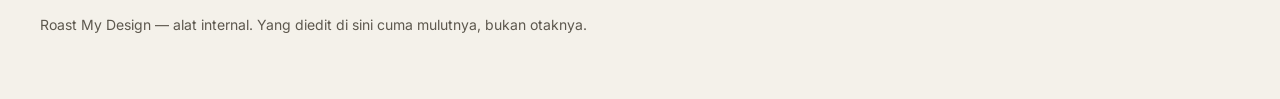
<file: editor.html>
<!doctype html>
<html lang="id">
<head>
<meta charset="utf-8">
<meta name="viewport" content="width=device-width,initial-scale=1">
<title>Roast Library Editor — Roast My Design</title>
<meta name="robots" content="noindex,nofollow">
<meta name="theme-color" content="#f4f1ea">
<link rel="icon" href="data:image/svg+xml,%3Csvg xmlns='http://www.w3.org/2000/svg' viewBox='0 0 100 100'%3E%3Ctext y='.9em' font-size='90'%3E%F0%9F%94%A5%3C/text%3E%3C/svg%3E">
<link rel="preload" href="./fonts/anton-latin-400.woff2" as="font" type="font/woff2" crossorigin>
<link rel="preload" href="./fonts/inter-latin-var.woff2" as="font" type="font/woff2" crossorigin>
<link rel="stylesheet" href="./fonts.css">
<style>
:root{--bg:#f4f1ea;--paper:#fffdf8;--soft:#ebe6da;--ink:#111;--muted:#5d584e;--line:#111;--hair:#d2cbbb;--hot:#ff4b23;--hot-text:#c8330f;--sun:#ffd23f;--good:#cfe3c0;--bad:#9f1b00;--ok:#1d6e37;--display:'Anton','Arial Narrow',sans-serif;--sans:'Inter',ui-sans-serif,system-ui,sans-serif;--mono:'IBM Plex Mono',ui-monospace,Consolas,monospace}
*{box-sizing:border-box}
html{-webkit-text-size-adjust:100%}
body{margin:0;background:var(--bg);color:var(--ink);font:400 16px/1.5 var(--sans);-webkit-font-smoothing:antialiased}
button,input,select,textarea{font:inherit;color:var(--ink);border-radius:0}
button{cursor:pointer}
button:disabled{opacity:.5;cursor:not-allowed}
:focus-visible{outline:3px solid var(--hot);outline-offset:2px}
.wrap{max-width:1240px;margin:auto;padding:20px 20px 48px}

/* header + intro */
.top{display:flex;justify-content:space-between;align-items:center;gap:12px;border-bottom:2px solid var(--line);padding:6px 0 14px}
.brand{font:400 26px/1 var(--display);letter-spacing:.02em;text-transform:uppercase}
.intro{padding:28px 0 18px;max-width:780px}
.intro h1{font:400 clamp(44px,8vw,80px)/.9 var(--display);margin:0 0 14px;text-transform:uppercase}
.intro p{margin:0 0 12px;font-size:17px;max-width:46em}
details.how{border:2px solid var(--line);background:var(--paper);max-width:640px}
details.how summary{cursor:pointer;padding:12px 14px;font:800 15px var(--sans);list-style:none;display:flex;justify-content:space-between}
details.how summary::-webkit-details-marker{display:none}
details.how summary:after{content:"+";font:600 18px var(--mono)}
details.how[open] summary:after{content:"–"}
details.how ol{margin:0;padding:0 18px 14px 36px;color:var(--muted);font-size:15px}
details.how li{margin:6px 0}

/* toolbar */
.toolbar{position:sticky;top:0;z-index:20;display:flex;gap:8px;flex-wrap:wrap;align-items:center;background:var(--bg);border-top:2px solid var(--line);border-bottom:2px solid var(--line);padding:10px 0;margin-bottom:14px}
.btn{display:inline-flex;align-items:center;justify-content:center;min-height:44px;border:2px solid var(--line);background:var(--paper);padding:8px 14px;font:700 13px/1.2 var(--mono);letter-spacing:.02em;text-decoration:none;color:var(--ink)}
.btn.hot{background:var(--hot)}
.btn.dark{background:var(--ink);color:#fff}
.btn.ghost{border-color:var(--hair)}
.status{margin-left:auto;font:600 13px/1.4 var(--mono);color:var(--muted);text-align:right}
.status .ok{color:var(--ok)}.status .dirty{color:var(--bad)}

/* banner */
#banner{margin-bottom:14px}
.banner{border:2px solid var(--line);padding:12px 14px;background:var(--paper);display:flex;gap:10px 14px;flex-wrap:wrap;align-items:center;font-size:15px}
.banner.warn{background:#fff6d6}.banner.error{background:#fff1ec}.banner.good{background:#eaf4e2}
.banner p{margin:0;flex:1 1 320px}
.banner .btn{min-height:40px;font-size:12px}

/* layout */
.app{display:grid;grid-template-columns:330px minmax(0,1fr);gap:20px;align-items:start}
.sidebar,.main{border:2px solid var(--line);background:var(--paper)}
.sidebar{padding:16px;position:sticky;top:76px}
.main{padding:18px}
.label{font:700 12px/1.3 var(--mono);letter-spacing:.06em;color:var(--muted);margin:0 0 6px;text-transform:uppercase}
.select,.search,.field,textarea{width:100%;border:2px solid var(--line);background:#fff;padding:10px 12px;font:500 16px/1.4 var(--sans);outline:none}
.select:focus,.search:focus,.field:focus,textarea:focus{box-shadow:0 0 0 3px var(--hot)}
.group{margin-bottom:14px}
.help{font-size:14px;line-height:1.45;color:var(--muted);margin-top:6px}
.stats{border-top:1px solid var(--hair);margin-top:16px;padding-top:12px;font:600 13px/1.6 var(--mono)}
.stats strong{font:400 28px/1 var(--display);display:block;margin:2px 0 8px}

.mainHead{display:flex;justify-content:space-between;gap:14px;align-items:flex-start;border-bottom:2px solid var(--line);padding-bottom:14px}
.mainHead h2{font:400 34px/1.05 var(--display);margin:0;text-transform:uppercase}
.poolHint{margin:8px 0 0;font-size:15px;color:var(--muted);max-width:46em}
.roastList{display:grid;gap:9px;margin-top:14px}
.item{border:2px solid var(--line);background:#fff;padding:12px 14px;display:grid;grid-template-columns:1fr auto;gap:10px 14px;align-items:start}
.item.editing{background:#fff6d6}
.itemText{font-size:16px;line-height:1.45}
.meta{display:flex;gap:6px;flex-wrap:wrap;margin-top:8px}
.pill{border:1.5px solid var(--hair);padding:3px 7px;font:600 12px/1.3 var(--mono);color:var(--muted);background:var(--bg)}
.pill.warn{border-color:var(--bad);color:var(--bad)}
.itemActions{display:flex;gap:6px}
.mini{min-height:40px;border:2px solid var(--line);background:transparent;padding:6px 12px;font:700 12px var(--mono)}
.mini.danger{color:var(--bad);border-color:var(--bad)}
.empty{border:2px dashed #8a8579;padding:30px;text-align:center;color:var(--muted);font:600 14px var(--mono)}

/* editor */
.editor{margin-top:22px;border-top:2px solid var(--line);padding-top:18px}
.editor h3{font:400 28px/1 var(--display);margin:0 0 6px;text-transform:uppercase}
.editorHint{margin:0 0 12px;font-size:14px;color:var(--muted)}
.editor textarea{min-height:130px;resize:vertical}
.counterRow{display:flex;justify-content:space-between;gap:10px;margin-top:6px;font:600 12px/1.4 var(--mono);color:var(--muted)}
.counterRow .over{color:var(--bad);font-weight:700}
.issues{margin:8px 0 0;padding:0;list-style:none;display:grid;gap:4px}
.issues li{font-size:14px;line-height:1.4;padding-left:22px;position:relative}
.issues li:before{content:"!";position:absolute;left:0;top:1px;width:16px;height:16px;border:2px solid;font:700 11px/12px var(--mono);text-align:center}
.issues li.error{color:var(--bad)}.issues li.warn{color:#8a5a00}.issues li.ok{color:var(--ok)}.issues li.ok:before{content:"✓"}
.fields2{display:grid;grid-template-columns:minmax(0,260px) minmax(0,1fr);gap:12px;margin-top:14px}
.tagChips{display:flex;gap:6px;flex-wrap:wrap;margin-top:8px}
.tagChip{min-height:32px;border:1.5px solid var(--hair);background:var(--bg);padding:3px 9px;font:600 12px var(--mono)}
.preview{margin-top:14px;border-left:5px solid var(--hot);background:var(--soft);padding:12px 14px}
.preview .label{margin-bottom:4px}
.preview q{font:600 20px/1.35 var(--sans);quotes:none;display:block}
.actions{display:flex;gap:8px;flex-wrap:wrap;margin-top:14px}
.footer{border-top:1px solid var(--hair);margin-top:30px;padding:16px 0;font-size:14px;color:var(--muted)}

dialog{border:2px solid var(--line);background:var(--bg);padding:24px;max-width:460px;box-shadow:8px 8px 0 var(--hot)}
dialog::backdrop{background:#111c}
dialog h2{font:400 34px/1 var(--display);margin:0 0 10px;text-transform:uppercase}
dialog p{margin:0 0 18px;font-size:16px}
dialog .actions{margin-top:0}

@media(max-width:860px){
 .wrap{padding:14px 16px 40px}
 .app{grid-template-columns:1fr}
 .sidebar{position:static}
 .item{grid-template-columns:1fr}
 .fields2{grid-template-columns:1fr}
 .status{width:100%;margin-left:0;text-align:left}
 .toolbar{position:static}
}
@media(prefers-reduced-motion:reduce){*{transition:none!important;animation:none!important;scroll-behavior:auto!important}}
</style>
</head>
<body>
<div class="wrap">
<header class="top"><div class="brand">ROAST LIBRARY EDITOR 🔥</div><a class="btn dark" href="./index.html?debug=1">Buka app + debug</a></header>
<section class="intro"><h1>Tambah hinaan.<br>Tanpa buka kode.</h1>
<p>Pilih bagian, tulis kalimat, lalu export <b>roast-library.js</b> untuk menggantikan file di repo. Perubahan disimpan otomatis sebagai draft di browser ini.</p>
<details class="how"><summary>Cara pakai (30 detik)</summary><ol>
<li>Pilih <b>Bagian</b> dan sub-bagian di kiri. Keterangan di atas kolom tulis menjelaskan <em>kapan</em> kalimat itu dipakai.</li>
<li>Tulis kalimat. Mau banyak sekaligus? Tempel satu kalimat per baris, semuanya ditambahkan dalam sekali simpan.</li>
<li>Perhatikan pesan di bawah kolom tulis: duplikat, kepanjangan, atau lupa tanda baca.</li>
<li>Klik <b>Export roast-library.js</b>, ganti file di repo, lalu naikkan angka <code>?v=</code> di index.html dan editor.html.</li>
</ol></details></section>

<div class="toolbar" role="toolbar" aria-label="Aksi library">
<button class="btn hot" id="exportJs">Export roast-library.js</button>
<button class="btn" id="exportJson">Backup JSON</button>
<button class="btn" id="importJsonBtn">Import JSON</button><input type="file" id="importJson" accept="application/json,.json" hidden>
<button class="btn" id="copyJs">Copy JS</button>
<button class="btn ghost" id="resetDraft">Reset ke file asli</button>
<span class="status" id="saveStatus" role="status" aria-live="polite">Belum ada perubahan.</span>
</div>
<div id="banner" role="status" aria-live="polite"></div>

<div class="app">
<aside class="sidebar" aria-label="Pilih bagian">
  <div class="group"><label class="label" for="section">Bagian</label><select class="select" id="section"></select></div>
  <div class="group" id="subGroupWrap"><label class="label" for="subgroup">Sub-bagian</label><select class="select" id="subgroup"></select></div>
  <div class="group" id="rangeWrap"><label class="label" for="range">Range nilai metric</label><select class="select" id="range"></select></div>
  <div class="group"><label class="label" for="search">Cari di daftar ini</label><input class="search" id="search" placeholder="misal: klien, whitespace, warna…"></div>
  <div class="stats" id="stats"></div>
  <p class="help">Belum tahu kalimat harus masuk mana? Taruh di <b>INBOX</b>. Engine tidak memakainya sampai kamu memindahkannya.</p>
</aside>
<main class="main">
  <div class="mainHead"><div><h2 id="listTitle">Roasts</h2><p class="poolHint" id="poolHint"></p></div><button class="btn hot" id="newRoast">+ Roast baru</button></div>
  <div class="roastList" id="roastList"></div>
  <section class="editor" id="editorBox" aria-labelledby="editorTitle">
    <h3 id="editorTitle">Tambah roast</h3>
    <p class="editorHint" id="editorHint">Ctrl/⌘ + Enter untuk menyimpan.</p>
    <label class="label" for="text">Kalimat hinaan</label>
    <textarea id="text" placeholder="Tulis hinaan yang membuat desainer mempertanyakan pilihan hidupnya…" aria-describedby="issues"></textarea>
    <div class="counterRow"><span id="lineInfo"></span><span id="counter"></span></div>
    <ul class="issues" id="issues" aria-live="polite"></ul>
    <div class="fields2">
      <div><label class="label" for="intensity">Intensitas</label><select id="intensity" class="select"></select><p class="help" id="intensityHelp"></p></div>
      <div><label class="label" for="tags">Tag tema <span style="text-transform:none;letter-spacing:0">(opsional)</span></label><input id="tags" class="field" placeholder="contoh: hukum, deadline" autocomplete="off"><p class="help">Dua kalimat bertag sama tidak dipakai dalam satu laporan, jadi roast tidak terasa berulang. Pilih 1–2 tag.</p><div class="tagChips" id="tagChips"></div></div>
    </div>
    <div class="preview" id="previewBox"><div class="label">Begini tampilannya</div><q id="previewText">…</q></div>
    <div class="actions"><button class="btn hot" id="saveRoast">Simpan</button><button class="btn" id="cancelEdit">Batal</button><button class="btn" id="duplicateRoast" disabled>Duplikat</button></div>
  </section>
</main>
</div>
<div class="footer">Roast My Design — alat internal. Yang diedit di sini cuma mulutnya, bukan otaknya.</div>
</div>

<dialog id="confirmDlg" aria-labelledby="confirmTitle"><h2 id="confirmTitle">Yakin?</h2><p id="confirmText"></p><div class="actions"><button class="btn hot" id="confirmOk">Ya</button><button class="btn" id="confirmNo">Batal</button></div></dialog>

<script src="./roast-library.js?v=1.8.3"></script>
<script>
const SOURCE=window.ROAST_LIBRARY||{};
const STORAGE_KEY='rmd_roast_library_draft_v17';
const $=q=>document.querySelector(q);
const clone=o=>JSON.parse(JSON.stringify(o));
const esc=s=>String(s??'').replace(/[&<>"']/g,c=>({'&':'&amp;','<':'&lt;','>':'&gt;','"':'&quot;',"'":'&#39;'}[c]));
const entryText=x=>typeof x==='string'?x:(x&&x.text)||'';
const entryMeta=x=>typeof x==='object'&&x?x:{};
const normText=s=>String(s).toLowerCase().replace(/\s+/g,' ').trim();

// A cheap fingerprint of the loaded roast-library.js: lets us notice when the file in the repo changed after a draft was saved.
function sigOf(o){const s=JSON.stringify(o);let h=5381;for(let i=0;i<s.length;i++)h=((h<<5)+h+s.charCodeAt(i))>>>0;return s.length+':'+h}
const SOURCE_SIG=sigOf(SOURCE);

/* ---------- draft storage ---------- */
function readStored(){try{const s=localStorage.getItem(STORAGE_KEY);return s?JSON.parse(s):null}catch(e){return null}}
function loadDraft(){
 const raw=readStored();if(!raw)return null;
 if(raw.v===2&&raw.data)return {data:raw.data,sig:raw.sig};
 return {data:raw,sig:null}; // legacy draft saved by an older editor
}
function saveDraft(){try{localStorage.setItem(STORAGE_KEY,JSON.stringify({v:2,sig:draftSig,data}));return true}catch(e){return false}}

/* ---------- state ---------- */
const stored=loadDraft();
let draftSig=SOURCE_SIG;
let data=mergeMissing(stored?stored.data:clone(SOURCE));
let editingIndex=null,lastDeleted=null,bannerTimer=null;
// A draft saved by an older editor may lack newer sections or keys; fill them from the loaded library so nothing breaks.
function mergeMissing(d){
 for(const k of Object.keys(SOURCE)){
  if(d[k]===undefined){d[k]=clone(SOURCE[k]);continue}
  const s=SOURCE[k];
  if(k!=='metrics'&&s&&typeof s==='object'&&!Array.isArray(s)&&d[k]&&typeof d[k]==='object'&&!Array.isArray(d[k]))for(const sk of Object.keys(s))if(d[k][sk]===undefined)d[k][sk]=clone(s[sk]);
 }
 return d;
}

/* ---------- section metadata ---------- */
const sections={
 confidenceImmediate:{label:'Pede — reaksi langsung',sub:true},
 metrics:{label:'Roast per metric',sub:true,range:true},
 verdicts:{label:'Putusan — pembuka',sub:true},
 categories:{label:'Kategori desain',sub:true},
 confidenceFinal:{label:'Pede — jab akhir',sub:true},
 nameJabs:{label:'Menyebut nama desainer',sub:false},
 combos:{label:'Kombinasi metric',sub:true},
 contextual:{label:'Roast kontekstual',sub:true},
 profiles:{label:'Design profile — deskripsi',sub:true},
 mitigations:{label:'Mitigating factor',sub:true},
 blank:{label:'Gambar kosong',sub:false},
 inbox:{label:'Inbox',sub:false}
};
const metricLabels={colorChaos:'Color chaos',contrast:'Contrast',balance:'Balance',complexity:'Visual complexity',whitespaceCrime:'Whitespace',saturation:'Saturation'};
const categoryLabels={identity:'Visual Identity',marketing:'Marketing & Ads',social:'Social Media',editorial:'Editorial & Publication',packaging:'Packaging',digital:'UI / Digital Product',illustration:'Illustration',typography:'Typography',information:'Information Design',presentation:'Presentation',environmental:'Environmental / Spatial',other:'Lainnya / Entahlah'};
const confidenceLabels={bangga:'Bangga dong',lumayan:'Lumayan lah',ragu:'Agak ragu',klien:'Klien yang nyuruh'};
const INTENSITY=[
 ['','Otomatis (semua skor)'],
 ['1','1 · nyeletuk'],['2','2 · pedas'],['3','3 · brutal'],
 ['4','4 · kejam (≥31)'],['5','5 · putus teman (≥56)']
];
function intensityHelpText(v){
 if(!v)return 'Tanpa intensitas: kalimat boleh muncul di semua skor.';
 if(Number(v)<=3)return 'Intensitas 1–3 boleh muncul di semua skor.';
 if(v==='4')return 'Intensitas 4 hanya muncul untuk skor 31 ke atas. Desain yang aman tidak akan dapat kalimat ini.';
 return 'Intensitas 5 hanya muncul untuk skor 56 ke atas. Simpan yang paling kejam di sini.';
}
// Keys ending in _low / _high / _lowbusy are score-band variants (see the header of roast-library.js).
function bandLabel(sec,k,labels){
 const m=k.match(/^(.*)_(lowbusy|low|high)$/),base=m?m[1]:k,l=labels[base]||base;
 if(m)return l+({low:' — skor ≤40',high:' — skor ≥79',lowbusy:' — skor ≤40 + desain ramai'})[m[2]];
 if(sec==='confidenceFinal')return l+' — skor 41–78';
 if(sec==='categories')return l+' — skor 41–100';
 return l;
}

/* ---------- pool info: when a sentence is used, how long it may be ---------- */
function poolInfo(){
 const sec=$('#section').value,sub=$('#subgroup').value;
 const info={hint:'',max:130,needsName:false};
 switch(sec){
  case 'confidenceImmediate':info.hint='Muncul seketika setelah pengguna menekan pilihan kepedean ini, sebelum ada analisis. Jangan menyebut skor atau isi desain.';info.max=110;break;
  case 'metrics':{const lines=data.metrics[sub]||[],i=Number($('#range').value||0),b=lines[i],lo=i===0?0:lines[i-1].max;
   info.hint=`Dipakai saat nilai mentah ${metricLabels[sub]||sub} berada di ${lo}–${b?b.max-1:'?'}. Satu kalimat dipilih per laporan.`+(sub==='contrast'?' Desain hitam-putih memakai kalimat khusus di bagian “Roast kontekstual”.':'');info.max=150;break}
  case 'verdicts':info.max=115;info.hint={
    low:'Pembuka putusan untuk skor ≤55 pada desain yang tidak terlalu ramai. Biasanya roast soal hambar atau kurang berani.',
    low_busy:'Pembuka putusan untuk skor ≤55 tapi desainnya sangat ramai (complexity ≥60). Roast kekacauan yang terkendali; jangan menyebut “hambar” atau “kurang berani”.',
    mid:'Pembuka putusan untuk skor 56–78: ada masalah nyata, tapi belum parah.',
    high:'Pembuka putusan untuk skor ≥79. Di sinilah boleh paling kejam.'}[sub]||'Pembuka putusan.';break;
  case 'categories':info.max=125;info.hint=sub.endsWith('_low')?'Dipakai untuk skor ≤40. Desainnya aman, jadi ejek kehambaran, jangan menuduh kejahatan yang tidak terjadi.':'Dipakai untuk skor 41–100. Boleh pedas soal masalah khas kategori ini.';break;
  case 'confidenceFinal':info.max=105;info.hint='Jab kedua di ujung putusan, menanggapi jawaban kepedean. '+({'low':'Skor ≤40: desainnya aman.','high':'Skor ≥79: desainnya berantakan.','lowbusy':'Skor ≤40 tapi desainnya ramai.'}[(sub.match(/_(lowbusy|low|high)$/)||[])[1]]||'Skor 41–78.');break;
  case 'nameJabs':info.max=100;info.needsName=true;info.hint='Wajib memuat {name}, yang diganti nama pengguna. Muncul di sekitar 1 dari 3 laporan yang diisi nama.';break;
  case 'combos':info.max=130;info.hint=`Dipakai hanya saat kondisi “${sub}” terpenuhi di index.html (gt_70 = lebih dari 70, lt_30 = kurang dari 30). Satu kalimat per kondisi dipilih per laporan.`;break;
  case 'contextual':info.max=150;info.hint=`Menggantikan roast metrik biasa pada kasus khusus: ${sub.replace(/_/g,' ')}.`;break;
  case 'profiles':info.max=115;info.hint='Deskripsi di bawah nama profil (nama profilnya ada di index.html). Satu kalimat dipilih berdasarkan gambar.';break;
  case 'mitigations':info.max=115;info.hint='Ditulis seperti pujian yang terpaksa. Muncul sebagai “faktor yang meringankan”.';break;
  case 'blank':info.max=110;info.hint='Dipakai untuk gambar nyaris polos: jadi pembuka putusan sekaligus roast keenam metrik. Tulis kalimat yang berlaku umum.';break;
  case 'inbox':info.max=200;info.hint='Tidak dipakai engine. Tempat parkir sementara untuk ide yang belum tahu masuk mana.';break;
 }
 return info;
}

/* ---------- data access ---------- */
function getArray(){
 const sec=$('#section').value;
 if(sec==='metrics'){const k=$('#subgroup').value,i=Number($('#range').value||0);return data.metrics[k][i].lines}
 if(sections[sec].sub)return data[sec][$('#subgroup').value];
 return data[sec];
}
// every sentence in the library with its location (used for duplicate detection and diffing)
function allEntries(d=data){
 const out=[];
 const add=(arr,path)=>arr.forEach((x,i)=>out.push({text:entryText(x),path,arr,i}));
 for(const [g,v] of Object.entries(d)){
  if(g==='metrics'){for(const [m,b] of Object.entries(v))b.forEach((r,ri)=>add(r.lines,`metrics/${m}/${ri}`))}
  else if(Array.isArray(v))add(v,g);
  else if(v&&typeof v==='object')for(const [k,a] of Object.entries(v))add(a,`${g}/${k}`);
 }
 return out;
}
function totalCount(){return allEntries().length}
function diffSummary(){
 const src=new Map(),cur=new Map();
 for(const e of allEntries(SOURCE))src.set(normText(e.text),(src.get(normText(e.text))||0)+1);
 for(const e of allEntries())cur.set(normText(e.text),(cur.get(normText(e.text))||0)+1);
 let added=0,removed=0;
 for(const [t,n] of cur)added+=Math.max(0,n-(src.get(t)||0));
 for(const [t,n] of src)removed+=Math.max(0,n-(cur.get(t)||0));
 return {added,removed};
}
function toEntry(text,intensity,tags){
 const clean=tags.split(',').map(s=>s.trim().replace(/^#/,'').toLowerCase()).filter(Boolean);
 if(!intensity&&!clean.length)return text.trim();
 const out={text:text.trim()};if(intensity)out.intensity=Number(intensity);if(clean.length)out.tags=[...new Set(clean)];return out;
}

/* ---------- validation ---------- */
function validateLine(text,info,ignore){
 const issues=[],t=text.trim();
 if(!t)return [{lvl:'error',msg:'Kalimatnya kosong. Mau menghina pakai telepati?'}];
 if(t.length>info.max+30)issues.push({lvl:'warn',msg:`Terlalu panjang (${t.length} karakter, saran maksimal ${info.max}). Putusan dibatasi 320 karakter, jadi kalimat panjang membuat kalimat lain tergeser.`});
 else if(t.length>info.max)issues.push({lvl:'warn',msg:`Agak panjang (${t.length}/${info.max}). Boleh, tapi lebih ringkas biasanya lebih menyakitkan.`});
 if(!/[.!?…”"')]$/.test(t))issues.push({lvl:'warn',msg:'Tidak diakhiri tanda baca. Kalimat akan digabung dengan kalimat lain, jadi sebaiknya diakhiri titik, tanda tanya, atau seru.'});
 const hasName=/\{name\}/.test(t),stray=t.replace(/\{name\}/g,'').match(/[{}]/);
 if(info.needsName&&!hasName)issues.push({lvl:'error',msg:'Bagian ini wajib memuat {name}, misalnya “{name}, kami sudah lihat semuanya.”'});
 if(!info.needsName&&hasName)issues.push({lvl:'error',msg:'{name} hanya boleh dipakai di bagian “Menyebut nama desainer”.'});
 if(stray)issues.push({lvl:'error',msg:'Ada tanda kurung kurawal yang tidak dikenal. Satu-satunya placeholder yang valid adalah {name}.'});
 const dup=allEntries().find(e=>normText(e.text)===normText(t)&&!(ignore&&e.arr===ignore.arr&&e.i===ignore.i));
 if(dup)issues.push({lvl:'error',msg:`Kalimat yang sama sudah ada di ${dup.path.replace(/\//g,' › ')}.`});
 return issues;
}
function currentLines(){
 const raw=$('#text').value;
 if(editingIndex!=null)return [raw.replace(/\s*\n+\s*/g,' ').trim()];
 return raw.split(/\n+/).map(s=>s.trim()).filter(Boolean);
}
function renderIssues(){
 const info=poolInfo(),lines=currentLines(),arr=getArray()||[];
 const ignore=editingIndex!=null?{arr,i:editingIndex}:null;
 const seen=new Set();let errors=0;const list=[];
 lines.forEach((ln,n)=>{
  const pre=lines.length>1?`Baris ${n+1}: `:'';
  const iss=validateLine(ln,info,ignore);
  const k=normText(ln);if(lines.length>1&&seen.has(k))iss.push({lvl:'error',msg:'Kalimat ini muncul dua kali dalam tempelanmu.'});seen.add(k);
  iss.forEach(i=>{if(i.lvl==='error')errors++;list.push({...i,msg:pre+i.msg})});
 });
 if(!lines.length)list.push({lvl:'warn',msg:'Belum ada kalimat.'});
 else if(!errors&&!list.length)list.push({lvl:'ok',msg:lines.length>1?`${lines.length} kalimat siap disimpan sekaligus.`:'Siap disimpan.'});
 $('#issues').innerHTML=list.map(i=>`<li class="${i.lvl}">${esc(i.msg)}</li>`).join('');
 const longest=Math.max(0,...lines.map(l=>l.length));
 $('#counter').innerHTML=`<span class="${longest>info.max?'over':''}">${longest}/${info.max} karakter</span>`;
 $('#lineInfo').textContent=editingIndex==null&&lines.length>1?`${lines.length} kalimat (satu per baris)`:'';
 $('#saveRoast').disabled=!lines.length||errors>0;
 $('#saveRoast').textContent=editingIndex==null&&lines.length>1?`Simpan ${lines.length} kalimat`:'Simpan';
 const first=lines[0]||'';
 $('#previewText').textContent='“'+(first.replace(/\{name\}/g,'Dani')||'…')+'”';
}

/* ---------- rendering ---------- */
function init(){
 $('#section').innerHTML=Object.entries(sections).map(([k,v])=>`<option value="${k}">${v.label}</option>`).join('');
 $('#intensity').innerHTML=INTENSITY.map(([v,l])=>`<option value="${v}">${l}</option>`).join('');
 $('#section').value='categories';refreshSubgroups();bind();render();showDraftBanner();
}
function refreshSubgroups(){
 const sec=$('#section').value,meta=sections[sec],sel=$('#subgroup');$('#subGroupWrap').style.display=meta.sub?'block':'none';
 if(!meta.sub){refreshRanges();return}
 let keys=[];
 if(sec==='metrics')keys=Object.keys(data.metrics||{}).map(k=>[k,metricLabels[k]||k]);
 else if(sec==='categories')keys=Object.keys(data.categories||{}).map(k=>[k,bandLabel(sec,k,categoryLabels)]);
 else if(sec==='confidenceImmediate'||sec==='confidenceFinal')keys=Object.keys(data[sec]||{}).map(k=>[k,bandLabel(sec,k,confidenceLabels)]);
 else if(sec==='verdicts')keys=[['low','Skor ≤55'],['low_busy','Skor ≤55 + desain ramai'],['mid','Skor 56–78'],['high','Skor ≥79']].filter(([k])=>data.verdicts&&data.verdicts[k]);
 else keys=Object.keys(data[sec]||{}).map(k=>[k,k.replace(/_/g,' ')]);
 sel.innerHTML=keys.map(([k,l])=>`<option value="${esc(k)}">${esc(l)}</option>`).join('');refreshRanges();
}
function refreshRanges(){
 const sec=$('#section').value,meta=sections[sec];$('#rangeWrap').style.display=meta.range?'block':'none';if(!meta.range)return;
 const metric=$('#subgroup').value,ranges=(data.metrics&&data.metrics[metric])||[];
 $('#range').innerHTML=ranges.map((r,i)=>`<option value="${i}">${i===0?'0':ranges[i-1].max} – ${r.max-1}</option>`).join('');
}
function contextName(){const sec=$('#section').value;let s=sections[sec].label;if(sections[sec].sub)s+=' / '+($('#subgroup').selectedOptions[0]?.textContent||'');if(sections[sec].range)s+=' / '+($('#range').selectedOptions[0]?.textContent||'');return s}
function render(){
 $('#listTitle').textContent=contextName();$('#poolHint').textContent=poolInfo().hint;renderList();renderStats();startEdit(null,true);renderTagChips();
}
function renderList(){
 const arr=getArray()||[],q=$('#search').value.trim().toLowerCase(),info=poolInfo();
 const visible=arr.map((x,i)=>({x,i})).filter(o=>!q||entryText(o.x).toLowerCase().includes(q)||(entryMeta(o.x).tags||[]).join(' ').toLowerCase().includes(q));
 $('#roastList').innerHTML=visible.length?visible.map(({x,i})=>{
  const m=entryMeta(x),tags=m.tags||[],t=entryText(x);
  const lvl=m.intensity?`<span class="pill">INT ${m.intensity} · ${esc((INTENSITY[m.intensity]||[,''])[1].split('·')[1]||'').trim().split(' (')[0]}</span>`:'';
  return `<article class="item${editingIndex===i?' editing':''}"><div><div class="itemText">“${esc(t)}”</div><div class="meta">${lvl}${tags.map(g=>`<span class="pill">#${esc(g)}</span>`).join('')}${t.length>info.max?`<span class="pill warn">${t.length} karakter</span>`:''}</div></div><div class="itemActions"><button class="mini" data-edit="${i}" aria-label="Edit kalimat ${i+1}">Edit</button><button class="mini danger" data-delete="${i}" aria-label="Hapus kalimat ${i+1}">Hapus</button></div></article>`;
 }).join(''):`<div class="empty">${q?'Tidak ada yang cocok dengan pencarianmu.':'Belum ada roast di sini. Kesempatan bagus untuk berbuat jahat.'}</div>`;
 document.querySelectorAll('[data-edit]').forEach(b=>b.onclick=()=>startEdit(Number(b.dataset.edit)));
 document.querySelectorAll('[data-delete]').forEach(b=>b.onclick=()=>deleteItem(Number(b.dataset.delete)));
}
function renderStats(){
 const arr=getArray()||[],d=diffSummary();
 $('#stats').innerHTML=`Total library<strong>${totalCount()}</strong>Di bagian ini<strong>${arr.length}</strong>Dibanding file asli: <span style="color:var(--ok)">+${d.added}</span> / <span style="color:var(--bad)">−${d.removed}</span>`;
 setStatus();
}
function setStatus(msg){
 const d=diffSummary(),el=$('#saveStatus');
 if(msg){el.textContent=msg;return}
 el.innerHTML=(d.added||d.removed)?`<span class="dirty">Draft belum diekspor: +${d.added} / −${d.removed}</span>`:'<span class="ok">Sama dengan file asli.</span>';
}
function renderTagChips(){
 const count={};for(const e of allEntries())for(const t of (entryMeta(e.arr[e.i]).tags||[]))count[t]=(count[t]||0)+1;
 const top=Object.entries(count).sort((a,b)=>b[1]-a[1]).slice(0,12).map(([t])=>t);
 $('#tagChips').innerHTML=top.map(t=>`<button type="button" class="tagChip" data-tag="${esc(t)}">#${esc(t)}</button>`).join('');
 document.querySelectorAll('[data-tag]').forEach(b=>b.onclick=()=>{
  const cur=$('#tags').value.split(',').map(s=>s.trim()).filter(Boolean);
  if(!cur.includes(b.dataset.tag))cur.push(b.dataset.tag);$('#tags').value=cur.join(', ');
 });
}

/* ---------- editing ---------- */
function startEdit(index,clearOnly=false){
 editingIndex=index;const arr=getArray()||[],x=index==null?null:arr[index],m=entryMeta(x);
 $('#editorTitle').textContent=index==null?'Tambah roast':'Edit roast #'+(index+1);
 $('#editorHint').textContent=index==null?'Satu kalimat per baris untuk menambah banyak sekaligus. Ctrl/⌘ + Enter untuk menyimpan.':'Mengedit satu kalimat. Ctrl/⌘ + Enter untuk menyimpan.';
 $('#text').value=x?entryText(x):'';$('#intensity').value=m.intensity?String(m.intensity):'';$('#tags').value=(m.tags||[]).join(', ');
 $('#duplicateRoast').disabled=index==null;$('#intensityHelp').textContent=intensityHelpText($('#intensity').value);
 renderIssues();
 if(!clearOnly){renderList();if(index!=null){$('#editorBox').scrollIntoView({behavior:matchMedia('(prefers-reduced-motion: reduce)').matches?'auto':'smooth',block:'nearest'});$('#text').focus()}}
}
function saveEdit(){
 const lines=currentLines();if(!lines.length)return;
 const info=poolInfo(),arr=getArray(),ignore=editingIndex!=null?{arr,i:editingIndex}:null;
 if(lines.some(l=>validateLine(l,info,ignore).some(i=>i.lvl==='error')))return renderIssues();
 const intensity=$('#intensity').value,tags=$('#tags').value;
 if(editingIndex==null){lines.forEach(l=>arr.push(toEntry(l,intensity,tags)))}else arr[editingIndex]=toEntry(lines[0],intensity,tags);
 const n=lines.length,wasEdit=editingIndex!=null;
 persist();renderList();renderStats();renderTagChips();startEdit(null,true);
 setStatus(wasEdit?'Roast diperbarui.':n>1?`${n} roast disimpan. Korban berikutnya belum tahu.`:'Roast disimpan. Korban berikutnya belum tahu.');
 setTimeout(setStatus,2800);
 $('#text').focus();
}
function duplicateEdit(){
 if(editingIndex==null)return;const arr=getArray(),copy=clone(arr[editingIndex]);
 // an exact copy would be flagged as a duplicate, so it is opened as a new draft for the writer to rework
 startEdit(null,true);$('#text').value=entryText(copy);$('#intensity').value=entryMeta(copy).intensity?String(entryMeta(copy).intensity):'';$('#tags').value=(entryMeta(copy).tags||[]).join(', ');
 $('#editorHint').textContent='Salinan siap diubah. Ubah kalimatnya dulu supaya tidak dianggap duplikat.';renderIssues();$('#text').focus();$('#text').select();
}
function deleteItem(i){
 const arr=getArray(),[removed]=arr.splice(i,1);lastDeleted={arr,i,removed};
 persist();renderList();renderStats();startEdit(null,true);
 banner(`<p>Satu kalimat dihapus: “${esc(entryText(removed)).slice(0,90)}${entryText(removed).length>90?'…':''}”</p><button class="btn" id="undoDel">Urungkan</button>`,'warn',8000);
 $('#undoDel').onclick=()=>{if(lastDeleted){lastDeleted.arr.splice(lastDeleted.i,0,lastDeleted.removed);lastDeleted=null;persist();renderList();renderStats();banner('<p>Dihapus? Tidak jadi. Kalimat dikembalikan.</p>','good',3000)}};
}

/* ---------- persistence + banners ---------- */
function persist(){
 if(!saveDraft())setStatus('Draft TIDAK tersimpan (storage browser tidak tersedia). Export JS sebelum menutup halaman.');
}
function banner(html,kind='',ms=0){
 clearTimeout(bannerTimer);const el=$('#banner');
 el.innerHTML=html?`<div class="banner ${kind}">${html}</div>`:'';
 if(ms)bannerTimer=setTimeout(()=>{el.innerHTML=''},ms);
}
function showDraftBanner(){
 if(!stored)return;
 const differs=JSON.stringify(mergeMissing(clone(stored.data)))!==JSON.stringify(SOURCE);
 if(!differs){return}
 if(stored.sig===SOURCE_SIG){banner('<p>Draft dari sesi sebelumnya dimuat. Kamu bisa lanjut dari sana.</p>','good',6000);return}
 banner('<p><b>roast-library.js berubah</b> sejak draft ini dibuat (atau draft berasal dari versi editor lama). Mana yang dipakai?</p><button class="btn hot" id="useFile">Pakai file baru (buang draft)</button><button class="btn" id="keepDraft">Tetap pakai draft</button>','warn');
 $('#useFile').onclick=()=>{data=clone(SOURCE);draftSig=SOURCE_SIG;try{localStorage.removeItem(STORAGE_KEY)}catch(e){}refreshSubgroups();render();banner('<p>Draft dibuang. Sekarang memakai file terbaru.</p>','good',4000)};
 $('#keepDraft').onclick=()=>{draftSig=SOURCE_SIG;persist();banner('<p>Draft dipertahankan. Kalimat baru dari file terbaru yang belum ada di draft sudah digabungkan.</p>','good',5000)};
}
function confirmDialog(title,text,okLabel='Ya'){
 const dlg=$('#confirmDlg');
 if(!dlg.showModal)return Promise.resolve(window.confirm(text));
 $('#confirmTitle').textContent=title;$('#confirmText').textContent=text;$('#confirmOk').textContent=okLabel;
 return new Promise(res=>{
  const done=v=>{dlg.close();res(v)};
  $('#confirmOk').onclick=()=>done(true);$('#confirmNo').onclick=()=>done(false);dlg.oncancel=()=>res(false);
  dlg.showModal();$('#confirmNo').focus();
 });
}

/* ---------- export ---------- */
const FILE_HEADER=`/*
  ROAST MY DESIGN — ROAST LIBRARY v1.8
  =====================================
  FILE INI MEMANG DIBUAT UNTUK DIUTAK-ATIK. 😈

  CARA PALING MUDAH: pakai editor.html, lalu EXPORT file ini. Atau edit manual:
  1. Cari bagian yang sesuai, tambahkan kalimat di dalam array (dipisah koma).
  2. Save -> push ke GitHub. Tidak perlu menyentuh algoritma utama.

  FORMAT KALIMAT:
    "Kalimat hinaan baru."
    {text:"Kalimat hinaan baru.", intensity:5, tags:["hukum"]}

  intensity (opsional): 1 ringan ... 5 kejam. Kalimat dengan intensity tinggi hanya
    dipakai untuk skor tinggi: skor <31 maksimal 3, skor <56 maksimal 4, selebihnya 5.
  tags (opsional): tema kalimat. Dua kalimat bertema sama tidak dipakai di satu laporan.

  KUNCI KHUSUS (jangan diganti namanya):
    categories.<kategori>        -> dipakai untuk skor 41-100
    categories.<kategori>_low    -> dipakai untuk skor <= 40 (desain aman)
    confidenceFinal.<pede>       -> skor 41-78; <pede>_low untuk skor <= 40; <pede>_high untuk skor >= 79
    verdicts.low_busy / confidenceFinal.<pede>_lowbusy -> skor <= 55 (verdict) / <= 40 (pede) tapi desainnya ramai (complexity >= 60)
    combos / contextual / profiles / mitigations -> namanya = nama kondisi di index.html
*/

`;
function serializeJs(){
 const q=JSON.stringify;
 const ent=x=>typeof x==='string'?q(x):'{text:'+q(x.text)+(x.intensity?',intensity:'+x.intensity:'')+(x.tags?',tags:'+JSON.stringify(x.tags):'')+'}';
 const arr=(a,ind)=>'[\n'+a.map(x=>ind+'  '+ent(x)).join(',\n')+'\n'+ind+']';
 const group=(name,ind='  ')=>ind+name+': {\n'+Object.entries(data[name]).map(([k,v])=>ind+'  '+q(k)+': '+arr(v,ind+'  ')).join(',\n')+'\n'+ind+'}';
 const sec=title=>'  // =========================================================\n  // '+title.split('\n').join('\n  // ')+'\n  // =========================================================\n';
 const metrics='  metrics: {\n'+Object.entries(data.metrics).map(([k,b])=>'    '+k+': [\n'+b.map(r=>'      {max:'+r.max+',lines:'+arr(r.lines,'      ')+'}').join(',\n')+'\n    ]').join(',\n')+'\n  }';
 const parts=[
  sec('A. REAKSI LANGSUNG: "SEBERAPA PEDE?" (muncul sebelum analisis, tanpa skor)')+group('confidenceImmediate'),
  sec('B. ROAST PER METRIC\nmax = batas nilai metric. Tiap bucket dipilih berdasarkan nilai metric-nya.')+metrics,
  sec('C. PUTUSAN — PEMBUKA (low: skor <=55, mid: 56-78, high: >=79)')+group('verdicts'),
  sec('D. KATEGORI DESAIN (nama_low = untuk skor <= 40)')+group('categories'),
  sec('E. ROAST BERDASARKAN KEPEDEAN (suffix _low / _high = band skor)')+group('confidenceFinal'),
  sec('F. ROAST YANG MENYEBUT NAMA DESAINER\n{name} otomatis diganti dengan nama user.')+'  nameJabs: '+arr(data.nameJabs,'  '),
  sec('F2. KOMBINASI METRIC — dipilih engine kalau kondisi di index.html terpenuhi.')+group('combos'),
  sec('F3. ROAST KONTEKSTUAL — kasus khusus (ilustrasi, tipografi, hitam-putih, palet netral).')+group('contextual'),
  sec('F4. DESKRIPSI DESIGN PROFILE — nama profil ada di index.html, deskripsinya di sini.')+group('profiles'),
  sec('F5. MITIGATING FACTOR — kalimat faktor yang meringankan.')+group('mitigations'),
  sec('F6. GAMBAR KOSONG — dipakai kalau gambar nyaris polos (verdict + semua baris metrik).')+'  blank: '+arr(data.blank,'  '),
  sec('G. INBOX PRIBADI\nTempel kalimat baru di sini kalau belum tahu kategorinya. Tidak dipakai engine.')+'  inbox: '+arr(data.inbox||[],'  ')
 ];
 return FILE_HEADER+'window.ROAST_LIBRARY = {\n'+parts.join(',\n\n')+'\n};\n';
}
function nextVersion(){
 const src=document.querySelector('script[src*="roast-library.js"]').getAttribute('src'),m=src.match(/v=(\d+)\.(\d+)\.(\d+)/);
 return m?{cur:`${m[1]}.${m[2]}.${m[3]}`,next:`${m[1]}.${m[2]}.${Number(m[3])+1}`}:null;
}
function downloadText(name,text,type){const b=new Blob([text],{type});const a=document.createElement('a');a.href=URL.createObjectURL(b);a.download=name;document.body.appendChild(a);a.click();a.remove();setTimeout(()=>URL.revokeObjectURL(a.href),1000)}
function exportJs(){
 downloadText('roast-library.js',serializeJs(),'text/javascript');
 const v=nextVersion();
 banner(`<p><b>roast-library.js diunduh.</b> Ganti file lama di repo dengan yang baru, lalu ${v?`naikkan <code>?v=${v.cur}</code> menjadi <code>?v=${v.next}</code>`:'naikkan angka <code>?v=</code>'} di index.html dan editor.html supaya browser tidak memakai versi lama.</p>`,'good');
}
function importJson(ev){
 const f=ev.target.files?.[0];if(!f)return;const r=new FileReader();
 r.onload=()=>{
  try{
   const obj=JSON.parse(r.result);if(!obj.metrics||!obj.categories)throw new Error('struktur tidak dikenali (butuh minimal metrics dan categories)');
   data=mergeMissing(obj);draftSig=SOURCE_SIG;persist();refreshSubgroups();render();banner('<p>Backup JSON berhasil dimuat.</p>','good',4000);
  }catch(e){banner(`<p>Import gagal: ${esc(e.message)}</p>`,'error')}
  finally{ev.target.value=''}
 };
 r.readAsText(f);
}

/* ---------- wiring ---------- */
function bind(){
 $('#section').onchange=()=>{refreshSubgroups();render()};
 $('#subgroup').onchange=()=>{refreshRanges();render()};
 $('#range').onchange=()=>render();
 $('#search').oninput=renderList;
 $('#newRoast').onclick=()=>{startEdit(null,true);$('#editorBox').scrollIntoView({behavior:matchMedia('(prefers-reduced-motion: reduce)').matches?'auto':'smooth',block:'start'});$('#text').focus()};
 $('#saveRoast').onclick=saveEdit;$('#cancelEdit').onclick=()=>{startEdit(null,true);renderList()};$('#duplicateRoast').onclick=duplicateEdit;
 $('#text').oninput=renderIssues;
 $('#text').addEventListener('keydown',e=>{if((e.ctrlKey||e.metaKey)&&e.key==='Enter'){e.preventDefault();if(!$('#saveRoast').disabled)saveEdit()}});
 $('#intensity').onchange=()=>{$('#intensityHelp').textContent=intensityHelpText($('#intensity').value)};
 $('#exportJs').onclick=exportJs;
 $('#exportJson').onclick=()=>{downloadText('roast-library-backup.json',JSON.stringify(data,null,2),'application/json');banner('<p>Backup JSON diunduh. Simpan di tempat aman; bisa dimuat lagi lewat Import JSON.</p>','good',5000)};
 $('#importJsonBtn').onclick=()=>$('#importJson').click();$('#importJson').onchange=importJson;
 $('#copyJs').onclick=async()=>{try{await navigator.clipboard.writeText(serializeJs());banner('<p>JS disalin ke clipboard. Tempel untuk menggantikan seluruh isi roast-library.js.</p>','good',5000)}catch(e){banner('<p>Browser menolak akses clipboard. Pakai tombol Export sebagai gantinya.</p>','error')}};
 $('#resetDraft').onclick=async()=>{
  if(await confirmDialog('Buang draft?','Seluruh draft di browser ini dibuang dan editor kembali ke roast-library.js yang sedang dimuat. Ini tidak bisa diurungkan.','Buang draft')){
   data=clone(SOURCE);draftSig=SOURCE_SIG;try{localStorage.removeItem(STORAGE_KEY)}catch(e){}refreshSubgroups();render();banner('<p>Draft dibuang. Kembali ke file asli.</p>','good',4000);
  }
 };
 window.addEventListener('beforeunload',e=>{const t=$('#text').value.trim();if(t&&t!==entryText((getArray()||[])[editingIndex])){e.preventDefault();e.returnValue=''}});
}
init();
</script>
</body>
</html>
</file>
<file: fonts.css>
/* Self-hosted fonts (no requests to Google). All three families are licensed under the SIL Open Font License 1.1;
   the license texts are in ./fonts/LICENSE-*.txt and must stay with the font files.
   Files are Latin subsets (woff2). Symbols outside Latin (e.g. ≥ → ↑) fall back to the system font. */
@font-face{font-family:'Inter';font-style:normal;font-weight:100 900;font-display:swap;src:url('./fonts/inter-latin-var.woff2') format('woff2')}
@font-face{font-family:'Anton';font-style:normal;font-weight:400;font-display:swap;src:url('./fonts/anton-latin-400.woff2') format('woff2')}
@font-face{font-family:'IBM Plex Mono';font-style:normal;font-weight:500;font-display:swap;src:url('./fonts/plex-mono-latin-500.woff2') format('woff2')}
@font-face{font-family:'IBM Plex Mono';font-style:normal;font-weight:600;font-display:swap;src:url('./fonts/plex-mono-latin-600.woff2') format('woff2')}
@font-face{font-family:'IBM Plex Mono';font-style:normal;font-weight:700;font-display:swap;src:url('./fonts/plex-mono-latin-700.woff2') format('woff2')}
</file>
